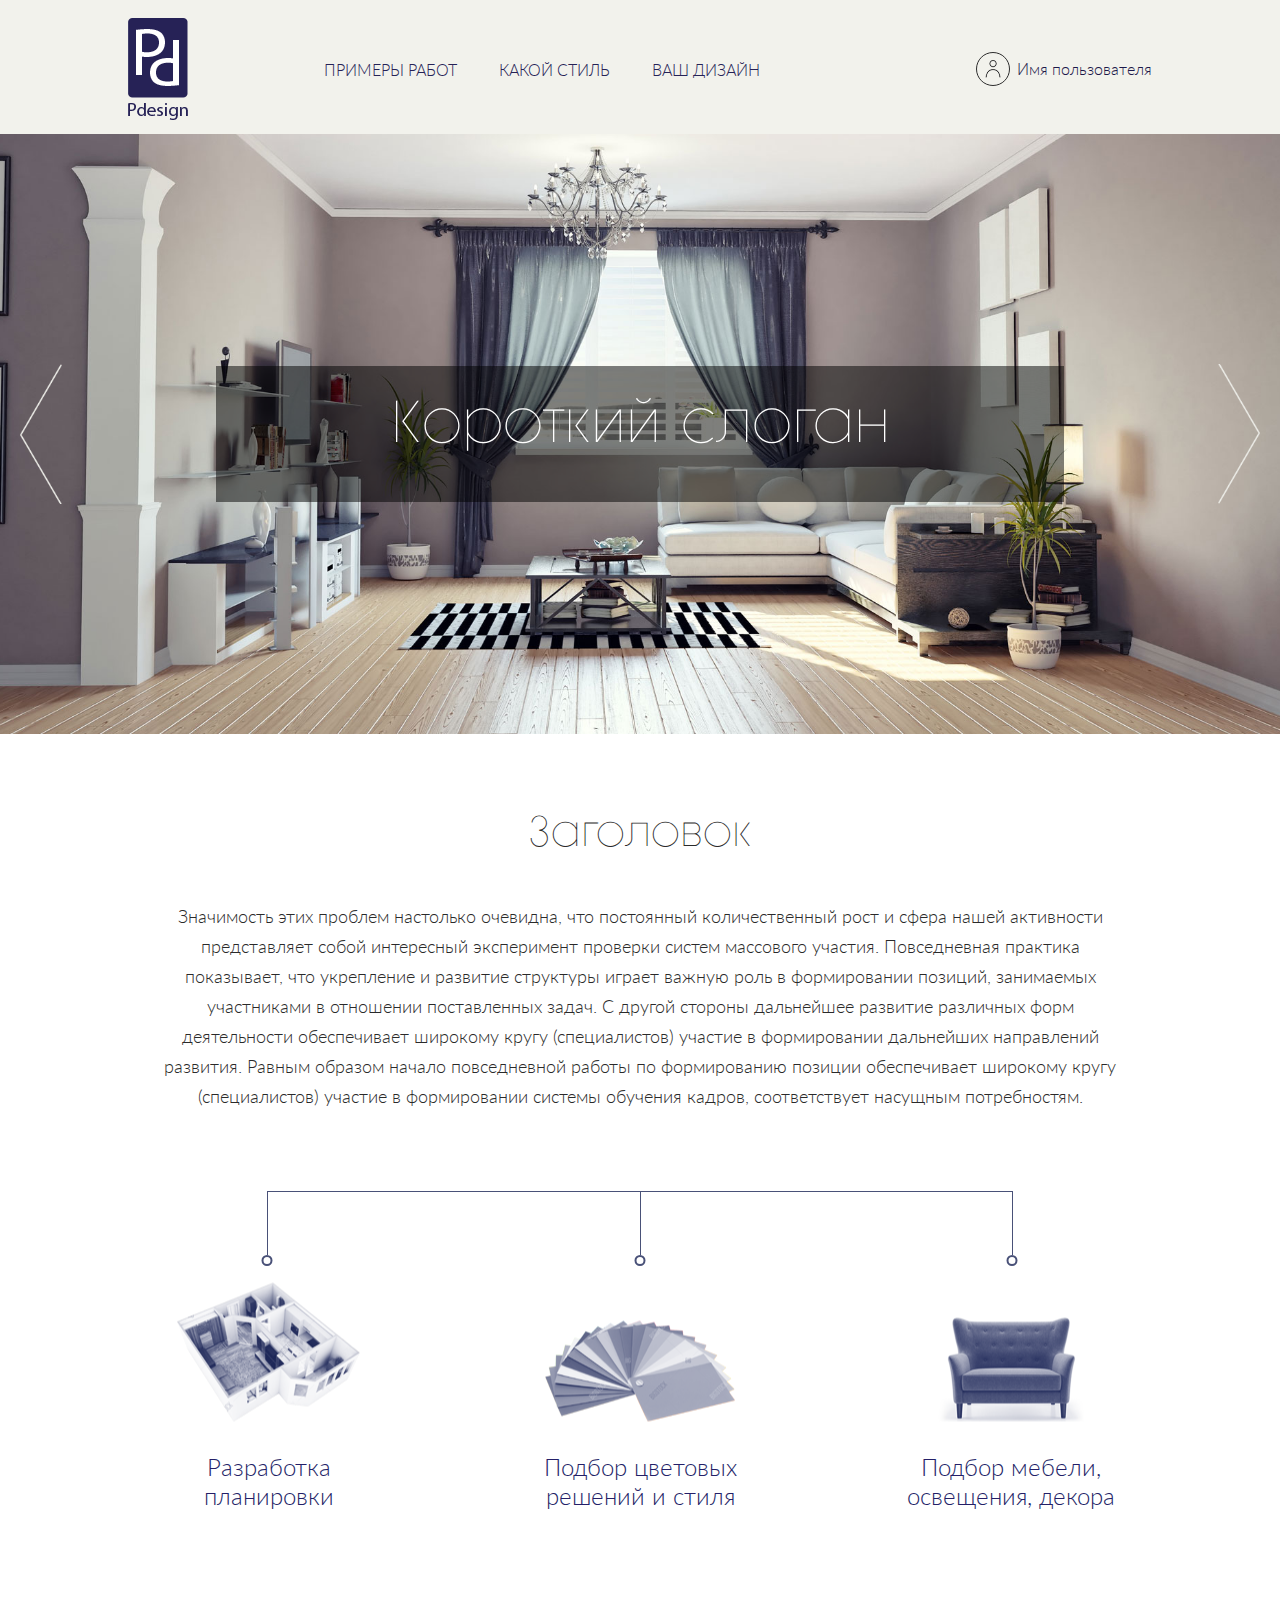
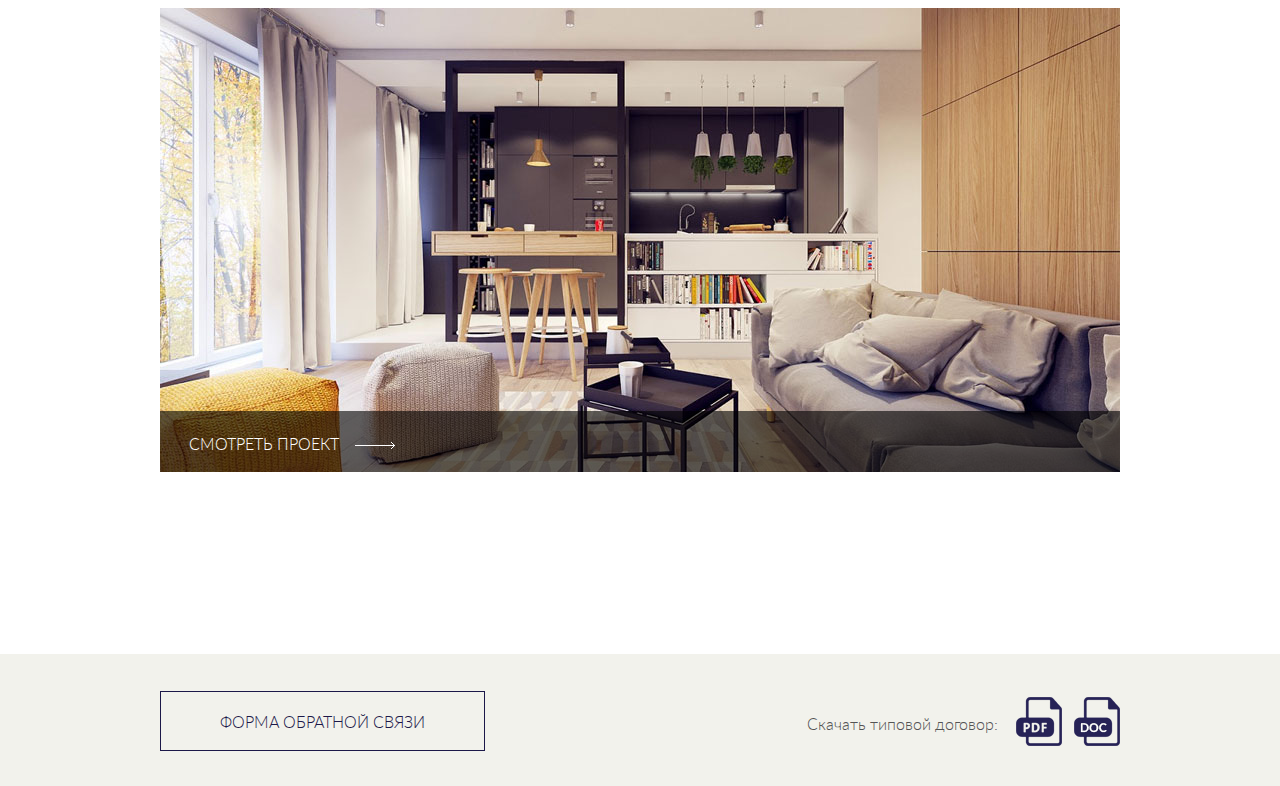
<file: index.html>
﻿<!DOCTYPE html>
<html>
<head>
	<meta http-equiv="Content-Type" content="text/html; charset=utf-8" />
	<meta name="viewport" content="width=device-width" />
	<meta name="format-detection" content="telephone=no">
	<title>pdesign | index</title>
	<link rel="stylesheet" href="css/bootstrap.min.css" media="all" />
	<link rel="stylesheet" href="css/all.css" media="all" />
</head>
<body>
	<!-- wrapper  start -->
	<div id="wrapper" class="index">
		<div class="w1">
			<!-- header  start -->
			<header id="header">
				<div class="section">
					<div class="row align-items-center">
						<div class="col-md-1 col-sm-2 col-2 order-md-1 order-2">
							<strong class="logo"><a href="#"></a></strong>
						</div>						<div class="nav-wrap col-lg-7 offset-lg-1 col-md-8 col-sm-5 col-5 order-md-2 order-3">
							<nav id="nav">
								<div class="menu-holder">
									<ul class="menu">
										<li><a href="#">примеры работ</a>
										<li><a href="#">какой стиль</a>
										<li><a href="#">ваш дизайн</a>
									</ul>
								</div>
								<a href="#" class="toogle-menu">
									<span class="t">&nbsp;</span>
									<span class="c">&nbsp;</span>
									<span class="b">&nbsp;</span>
								</a>
								<div class="nav-overlay">&nbsp;</div>
							</nav>
						</div>						<div class="col-md-3 col-sm-5 col-5 order-md-3 order-1">
							<a class="name-box" href="#">
								<div class="name-img"></div>
								<span class="name-text">Имя пользователя</span>
							</a>
						</div>
					</div>
				</div>
			</header>
			<!-- header  end -->
			<!-- main  start -->
			<div id="main">
				<div class="gallery">					<ul class="gallery-holder">						<li style="background-image:url(images/gallery-img01.jpg);">
							<div class="tagline-hold">
								<strong class="tagline">Короткий слоган</strong>
							</div>
						</li>						<li style="background-image:url(images/gallery-img02.jpg);">
							<div class="tagline-hold">
								<strong class="tagline">Короткий слоган2</strong>
							</div>
						</li>						<li style="background-image:url(images/gallery-img03.jpg);">
							<div class="tagline-hold">
								<strong class="tagline">Короткий слоган2</strong>
							</div>
						</li>					</ul>					<a href="#" class="link-prev">prev</a>					<a href="#" class="link-next">next</a>				</div>
				<div class="container">
					<div class="row">
						<div class="col">
							<h1>Заголовок</h1>
						</div>
					</div>
					<div class="row">
						<div class="col about-box">
							<p>Значимость этих проблем настолько очевидна, что постоянный количественный рост и сфера нашей активности представляет собой интересный эксперимент проверки систем массового участия. Повседневная практика показывает, что укрепление и развитие структуры играет важную роль в формировании позиций, занимаемых участниками в отношении поставленных задач. С другой стороны дальнейшее развитие различных форм деятельности обеспечивает широкому кругу (специалистов) участие в формировании дальнейших направлений развития. Равным образом начало повседневной работы по формированию позиции обеспечивает широкому кругу (специалистов) участие в формировании системы обучения кадров, соответствует насущным потребностям.</p>
						</div>
					</div>
					<div class="row">
						<div class="col">
							<ul class="line-list">
								<li></li>								<li></li>								<li></li>
							</ul>
						</div>
					</div>
					<div class="row justify-content-sm-between justify-content-center">
						<div class="category-box col-md-3 col-sm-4 col-6">
							<a href="#" class="category-link">
								<div class="category-img"><img src="images/category-img01.png" alt="image" /></div>
								<span class="category-text">Разработка 
								планировки</span>
							</a>
						</div>						<div class="category-box col-md-3 col-sm-4 col-6">
							<a href="#" class="category-link">
								<div class="category-img"><img src="images/category-img02.png" alt="image" /></div>
								<span class="category-text">Подбор цветовых 
								решений и стиля
								</span>
							</a>
						</div>						<div class="category-box col-md-3 col-sm-4 col-6">
							<a href="#" class="category-link">
								<div class="category-img"><img src="images/category-img03.png" alt="image" /></div>
								<span class="category-text">Подбор мебели, 
								освещения, декора</span>
							</a>
						</div>
					</div>
					<div class="row">
						<div class="col project-wrap">
							<div class="project-box">
								<img src="images/project01.jpg" alt="image" />
								<a href="#" class="project-link">
									<span class="project-text">смотреть проект</span>
								</a>
							</div>
						</div>
					</div>
				</div>
			</div>
			<!-- main  end -->
		</div>
	</div>
	<!-- wrapper  end -->
	<!-- footer  start -->
	<footer id="footer">
		<div class="container">
			<div class="row justify-content-between align-items-center">
				<div class="col-sm-5 col-12">
					<a class="form-link" href="#">Форма обратной связи</a>
				</div>
				<div class="col-sm-7 col-12 d-flex justify-content-sm-end justify-content-center align-items-end">
					<span class="doc-text">Скачать типовой договор:</span>
					<a href="#" class="doc-link"><img src="images/pdf.png" alt="image" /></a>
					<a href="#" class="doc-link"><img src="images/doc.png" alt="image" /></a>
				</div>
			</div>
		</div>
	</footer>
	<!-- footer  end -->
	
	<script src="https://code.jquery.com/jquery-3.2.1.slim.min.js" integrity="sha384-KJ3o2DKtIkvYIK3UENzmM7KCkRr/rE9/Qpg6aAZGJwFDMVNA/GpGFF93hXpG5KkN" crossorigin="anonymous"></script>
	<script src="https://cdnjs.cloudflare.com/ajax/libs/popper.js/1.12.9/umd/popper.min.js" integrity="sha384-ApNbgh9B+Y1QKtv3Rn7W3mgPxhU9K/ScQsAP7hUibX39j7fakFPskvXusvfa0b4Q" crossorigin="anonymous"></script>
	<script src="js/bootstrap.min.js"></script>
	<script src="js/jquery-2.0.3.min.js"></script>
	<script src="js/jquery.main.js"></script>
	
</body>
</html>
</file>
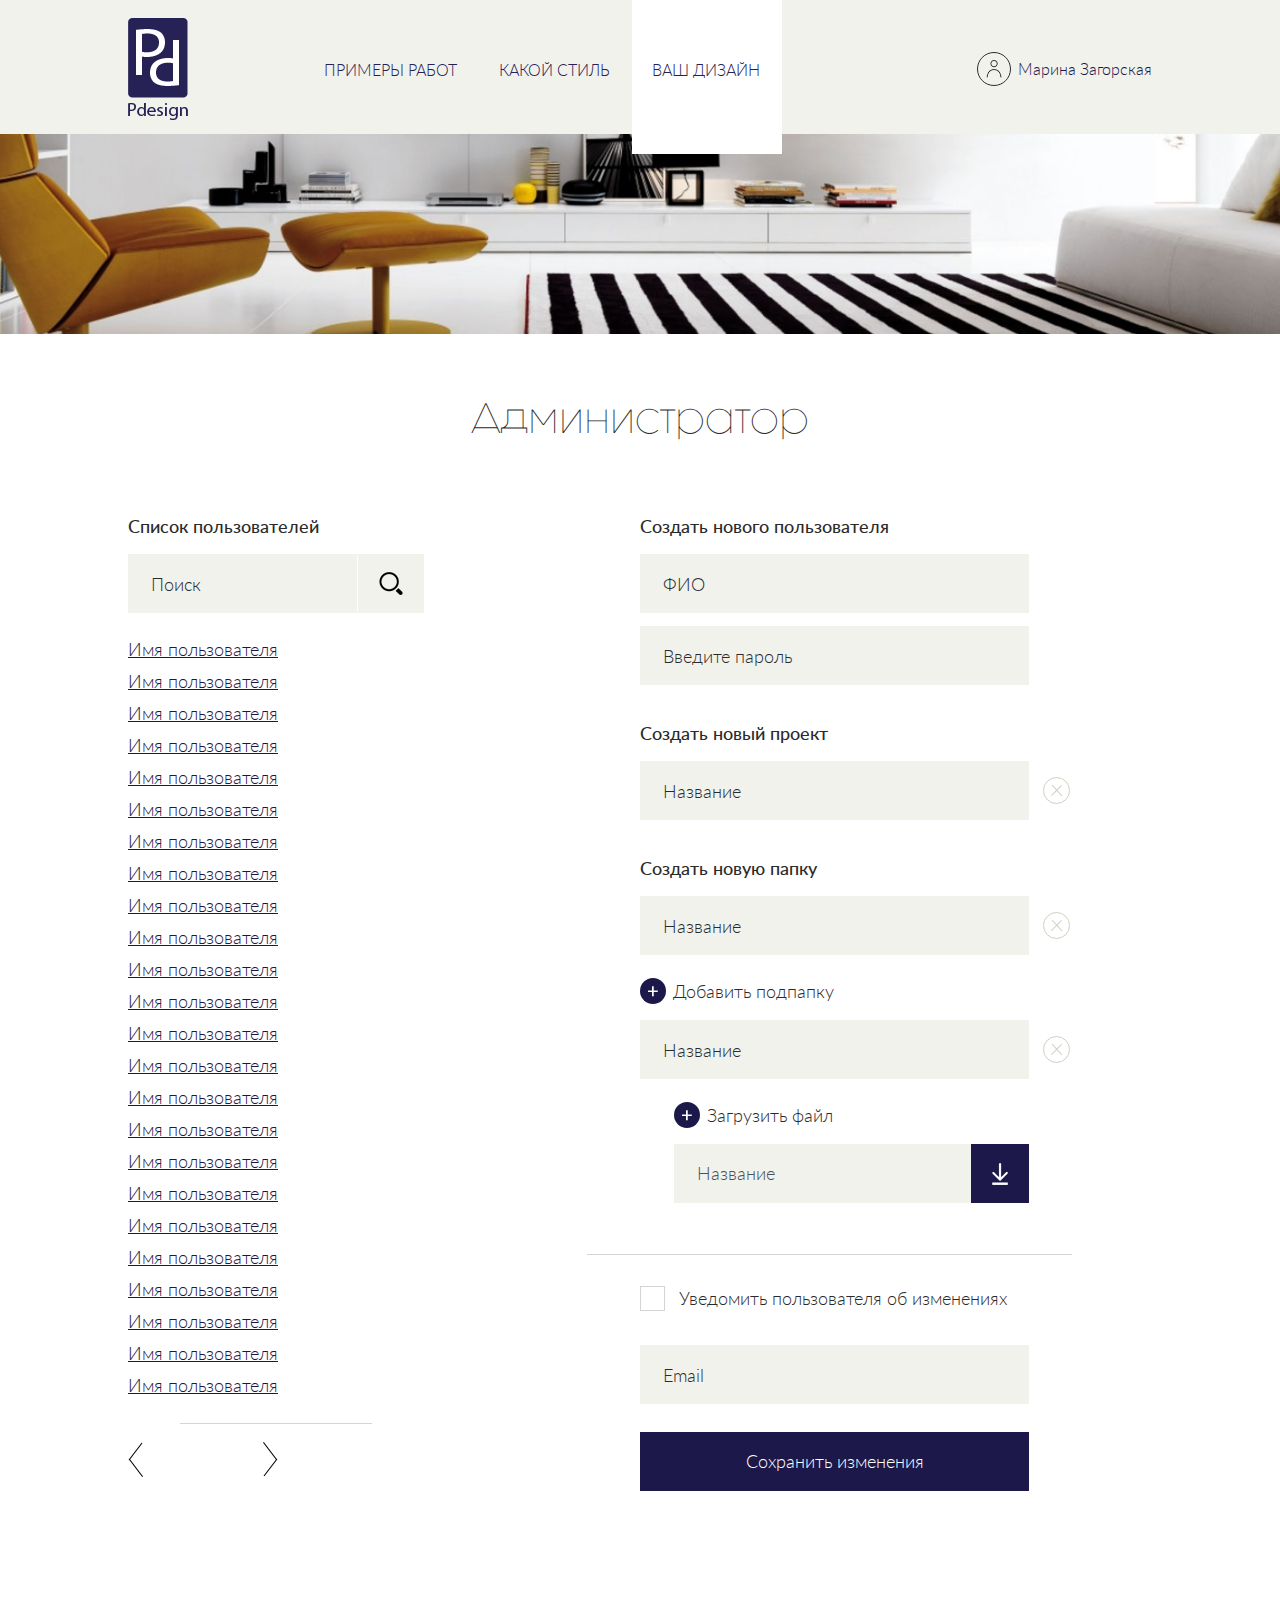
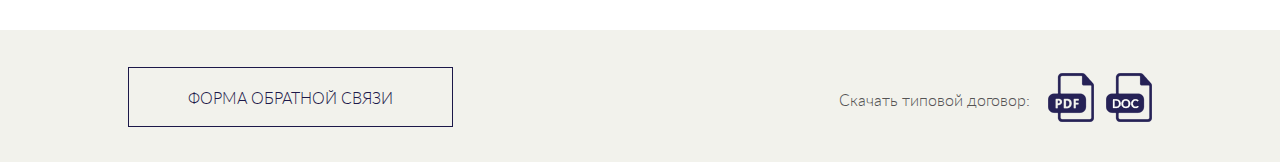
<file: admin.html>
﻿<!DOCTYPE html>
<html>
<head>
	<meta http-equiv="Content-Type" content="text/html; charset=utf-8" />
	<meta name="viewport" content="width=device-width" />
	<meta name="format-detection" content="telephone=no">
	<title>pdesign | admin</title>
	<link rel="stylesheet" href="css/bootstrap.min.css" media="all" />
	<link rel="stylesheet" href="css/all.css" media="all" />
</head>
<body>
	<!-- wrapper  start -->
	<div id="wrapper">
		<div class="w1">
			<!-- header  start -->
			<header id="header">
				<div class="section">
					<div class="row align-items-center">
						<div class="col-md-1 col-sm-2 col-2 order-md-1 order-2">
							<strong class="logo"><a href="#"></a></strong>
						</div>						<div class="nav-wrap col-lg-7 offset-lg-1 col-md-8 col-sm-5 col-5 order-md-2 order-3">
							<nav id="nav">
								<div class="menu-holder">
									<ul class="menu">
										<li><a href="#">примеры работ</a>
										<li><a href="#">какой стиль</a>
										<li class="active"><a href="#">ваш дизайн</a>
									</ul>
								</div>
								<a href="#" class="toogle-menu">
									<span class="t">&nbsp;</span>
									<span class="c">&nbsp;</span>
									<span class="b">&nbsp;</span>
								</a>
								<div class="nav-overlay">&nbsp;</div>
							</nav>
						</div>						<div class="col-md-3 col-sm-5 col-5 order-md-3 order-1">
							<a class="name-box" href="#">
								<div class="name-img"></div>
								<span class="name-text">Марина Загорская</span>
							</a>
						</div>
					</div>
				</div>
			</header>
			<!-- header  end -->
			<!-- main  start -->
			<div id="main">
				<div class="title-box" style="background-image:url(images/title-img02.jpg);">
					&nbsp;
				</div>
				<div class="section">
					<div class="row">
						<div class="col">
							<h2>Администратор</h2>
						</div>
					</div>
					<div class="admin-section row no-gutters">
						<div class="col-sm-6">
							<form action="#">
								<fieldset>
									<div class="search-box">
										<strong class="title-admin">Список пользователей</strong>
										<div class="admin-hold">
											<input type="text" placeholder="Поиск" />											<button class="btn-search" type="submit"></button>
										</div>
										<ul class="user-list">
											<li><a href="#">Имя пользователя</a></li>
											<li><a href="#">Имя пользователя</a></li>
											<li><a href="#">Имя пользователя</a></li>
											<li><a href="#">Имя пользователя</a></li>
											<li><a href="#">Имя пользователя</a></li>
											<li><a href="#">Имя пользователя</a></li>
											<li><a href="#">Имя пользователя</a></li>
											<li><a href="#">Имя пользователя</a></li>
											<li><a href="#">Имя пользователя</a></li>
											<li><a href="#">Имя пользователя</a></li>
											<li><a href="#">Имя пользователя</a></li>
											<li><a href="#">Имя пользователя</a></li>
											<li><a href="#">Имя пользователя</a></li>
											<li><a href="#">Имя пользователя</a></li>
											<li><a href="#">Имя пользователя</a></li>
											<li><a href="#">Имя пользователя</a></li>
											<li><a href="#">Имя пользователя</a></li>
											<li><a href="#">Имя пользователя</a></li>
											<li><a href="#">Имя пользователя</a></li>
											<li><a href="#">Имя пользователя</a></li>
											<li><a href="#">Имя пользователя</a></li>
											<li><a href="#">Имя пользователя</a></li>
											<li><a href="#">Имя пользователя</a></li>
											<li><a href="#">Имя пользователя</a></li>
										</ul>
										<div class="arrow-user">
											<a class="prev" href="#"></a>
											<a class="next" href="#"></a>
										</div>									</div>
								</fieldset>
							</form>
						</div>						<div class="col-sm-6">
							<form action="#">
								<fieldset>
									<div class="admin-box up">
										<div class="admin-wrap">
											<strong class="title-admin">Создать нового пользователя</strong>
											<div class="admin-hold">
												<input type="text" placeholder="ФИО" />
											</div>
											<div class="admin-hold">
												<input type="password" placeholder="Введите пароль" />
											</div>
										</div>
										<div class="admin-wrap">
											<strong class="title-admin">Создать новый проект</strong>
											<div class="admin-hold close-admin">
												<input type="text" placeholder="Название" />
											</div>
										</div>
										<div class="admin-wrap">
											<strong class="title-admin">Создать новую папку</strong>
											<div class="admin-hold close-admin">
												<input type="text" placeholder="Название" />
											</div>
											<a href="#" class="admin-link">Добавить подпапку</a>
											<div class="admin-hold close-admin">
												<input type="text" placeholder="Название" />
											</div>
											<div class="admin-file">
												<a href="#" class="admin-link">Загрузить файл</a>
												<div class="admin-hold">
													<div class="custom-file">
													  <input type="file" class="custom-file-input" id="customFile">
													  <label class="custom-file-label" for="customFile">Название</label>
													</div>
												</div>
											</div>
										</div>
									</div>
									<div class="admin-box down">
										<div class="checkbox-box">
											<input id="check" type="checkbox" />
											<label for="check">Уведомить пользователя об изменениях</label>
										</div>
										<div class="admin-wrap">
											<div class="admin-hold">
												<input type="email" placeholder="Email" />
											</div>
										</div>
										<div class="admin-hold">
											<button class="btn" type="submit">Сохранить изменения</button>
										</div>
									</div>
								</fieldset>
							</form>
						</div>
					</div>
				</div>
			</div>
			<!-- main  end -->
		</div>
	</div>
	<!-- wrapper  end -->
	<!-- footer  start -->
	<footer id="footer">
		<div class="section">
			<div class="row justify-content-between align-items-center">
				<div class="col-sm-5 col-12">
					<a class="form-link" href="#">Форма обратной связи</a>
				</div>
				<div class="col-sm-7 col-12 d-flex justify-content-sm-end justify-content-center align-items-end">
					<span class="doc-text">Скачать типовой договор:</span>
					<a href="#" class="doc-link"><img src="images/pdf.png" alt="image" /></a>
					<a href="#" class="doc-link"><img src="images/doc.png" alt="image" /></a>
				</div>
			</div>
		</div>
	</footer>
	<!-- footer  end -->
	
	<script src="https://code.jquery.com/jquery-3.2.1.slim.min.js" integrity="sha384-KJ3o2DKtIkvYIK3UENzmM7KCkRr/rE9/Qpg6aAZGJwFDMVNA/GpGFF93hXpG5KkN" crossorigin="anonymous"></script>
	<script src="https://cdnjs.cloudflare.com/ajax/libs/popper.js/1.12.9/umd/popper.min.js" integrity="sha384-ApNbgh9B+Y1QKtv3Rn7W3mgPxhU9K/ScQsAP7hUibX39j7fakFPskvXusvfa0b4Q" crossorigin="anonymous"></script>
	<script src="js/bootstrap.min.js"></script>
	<script src="js/jquery-2.0.3.min.js"></script>
	<script src="js/jquery.main.js"></script>
	
</body>
</html>
</file>
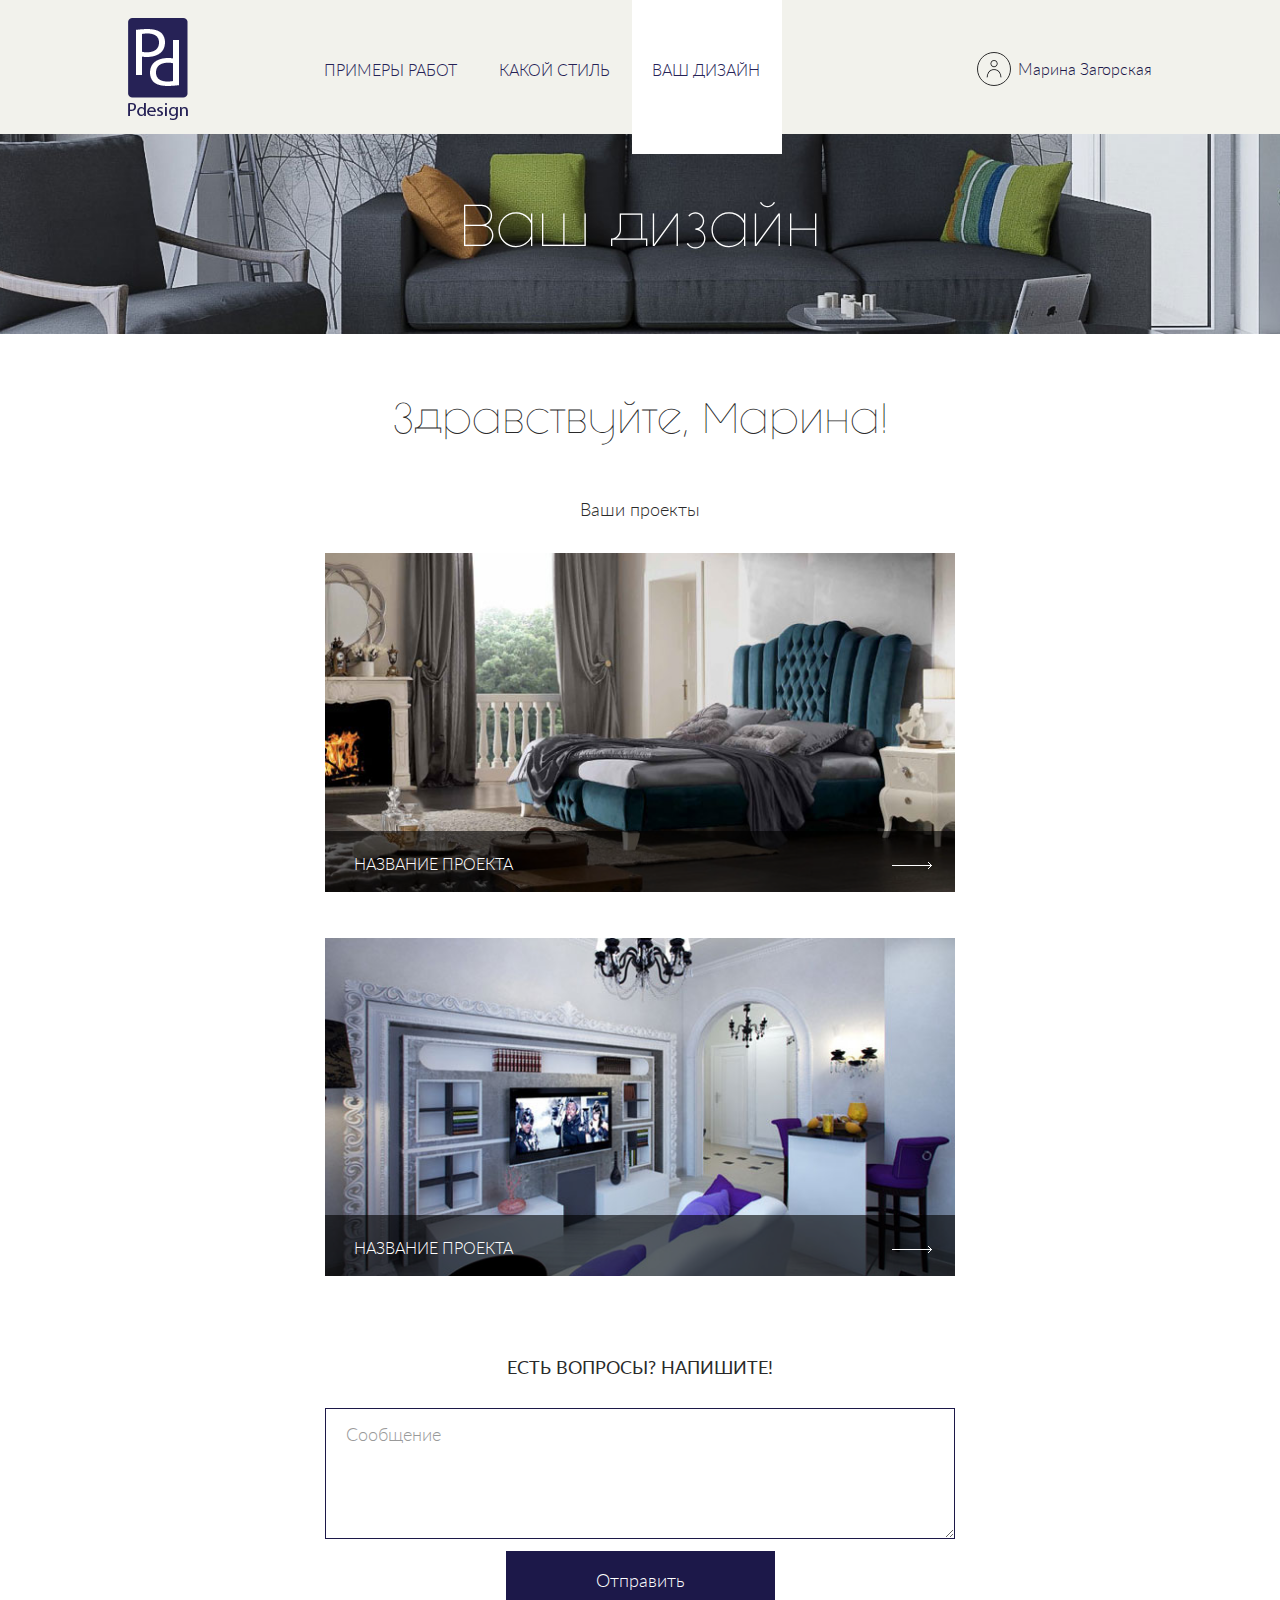
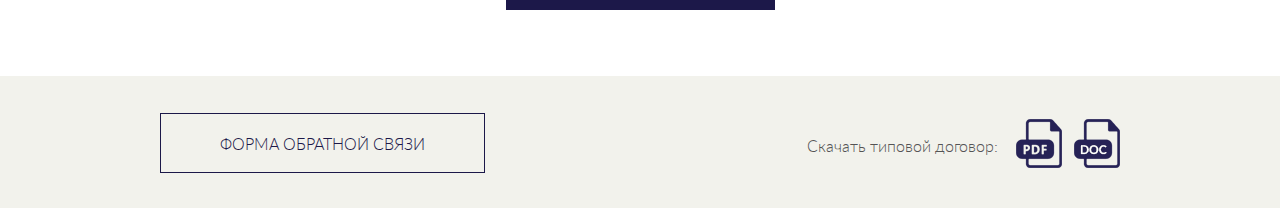
<file: design-log.html>
﻿<!DOCTYPE html>
<html>
<head>
	<meta http-equiv="Content-Type" content="text/html; charset=utf-8" />
	<meta name="viewport" content="width=device-width" />
	<meta name="format-detection" content="telephone=no">
	<title>pdesign | design</title>
	<link rel="stylesheet" href="css/bootstrap.min.css" media="all" />
	<link rel="stylesheet" href="css/all.css" media="all" />
</head>
<body>
	<!-- wrapper  start -->
	<div id="wrapper">
		<div class="w1">
			<!-- header  start -->
			<header id="header">
				<div class="section">
					<div class="row align-items-center">
						<div class="col-md-1 col-sm-2 col-2 order-md-1 order-2">
							<strong class="logo"><a href="#"></a></strong>
						</div>						<div class="nav-wrap col-lg-7 offset-lg-1 col-md-8 col-sm-5 col-5 order-md-2 order-3">
							<nav id="nav">
								<div class="menu-holder">
									<ul class="menu">
										<li><a href="#">примеры работ</a>
										<li><a href="#">какой стиль</a>
										<li class="active"><a href="#">ваш дизайн</a>
									</ul>
								</div>
								<a href="#" class="toogle-menu">
									<span class="t">&nbsp;</span>
									<span class="c">&nbsp;</span>
									<span class="b">&nbsp;</span>
								</a>
								<div class="nav-overlay">&nbsp;</div>
							</nav>
						</div>						<div class="col-md-3 col-sm-5 col-5 order-md-3 order-1">
							<a class="name-box" href="#">
								<div class="name-img"></div>
								<span class="name-text">Марина Загорская</span>
							</a>
						</div>
					</div>
				</div>
			</header>
			<!-- header  end -->
			<!-- main  start -->
			<div id="main">
				<div class="title-box" style="background-image:url(images/title-img01.jpg);">
					<h1>Ваш дизайн</h1>
				</div>
				<div class="container">
					<div class="row">
						<div class="col">
							<h2>Здравствуйте, Марина!</h2>
						</div>
					</div>
					<div class="row">
						<div class="col">
							<span class="title-project">Ваши проекты</span>
						</div>
					</div>
					<div class="row justify-content-center">
						<div class="col-md-8 col-sm-10">
							<div class="project-box design">
								<img src="images/project02.jpg" alt="image" />
								<a href="#" class="project-link">
									<span class="project-text">название проекта</span>
								</a>
							</div>
						</div>						<div class="col-md-8 col-sm-10">
							<div class="project-box design">
								<img src="images/project03.jpg" alt="image" />
								<a href="#" class="project-link">
									<span class="project-text">название проекта</span>
								</a>
							</div>
						</div>
					</div>
					<div class="form-wrap has row justify-content-center">
						<div class="form-box col-md-8 col-sm-10">
							<span class="title-form">Есть вопросы? Напишите!</span>
							<form action="#">								<fieldset>									<textarea placeholder="Сообщение"></textarea>									<div class="btn-hold">
										<button class="btn" type="submit">Отправить</button>
									</div>								</fieldset>							</form>
						</div>
					</div>
				</div>
			</div>
			<!-- main  end -->
		</div>
	</div>
	<!-- wrapper  end -->
	<!-- footer  start -->
	<footer id="footer">
		<div class="container">
			<div class="row justify-content-between align-items-center">
				<div class="col-sm-5 col-12">
					<a class="form-link" href="#">Форма обратной связи</a>
				</div>
				<div class="col-sm-7 col-12 d-flex justify-content-sm-end justify-content-center align-items-end">
					<span class="doc-text">Скачать типовой договор:</span>
					<a href="#" class="doc-link"><img src="images/pdf.png" alt="image" /></a>
					<a href="#" class="doc-link"><img src="images/doc.png" alt="image" /></a>
				</div>
			</div>
		</div>
	</footer>
	<!-- footer  end -->
	
	<script src="https://code.jquery.com/jquery-3.2.1.slim.min.js" integrity="sha384-KJ3o2DKtIkvYIK3UENzmM7KCkRr/rE9/Qpg6aAZGJwFDMVNA/GpGFF93hXpG5KkN" crossorigin="anonymous"></script>
	<script src="https://cdnjs.cloudflare.com/ajax/libs/popper.js/1.12.9/umd/popper.min.js" integrity="sha384-ApNbgh9B+Y1QKtv3Rn7W3mgPxhU9K/ScQsAP7hUibX39j7fakFPskvXusvfa0b4Q" crossorigin="anonymous"></script>
	<script src="js/bootstrap.min.js"></script>
	<script src="js/jquery-2.0.3.min.js"></script>
	<script src="js/jquery.main.js"></script>
	
</body>
</html>
</file>
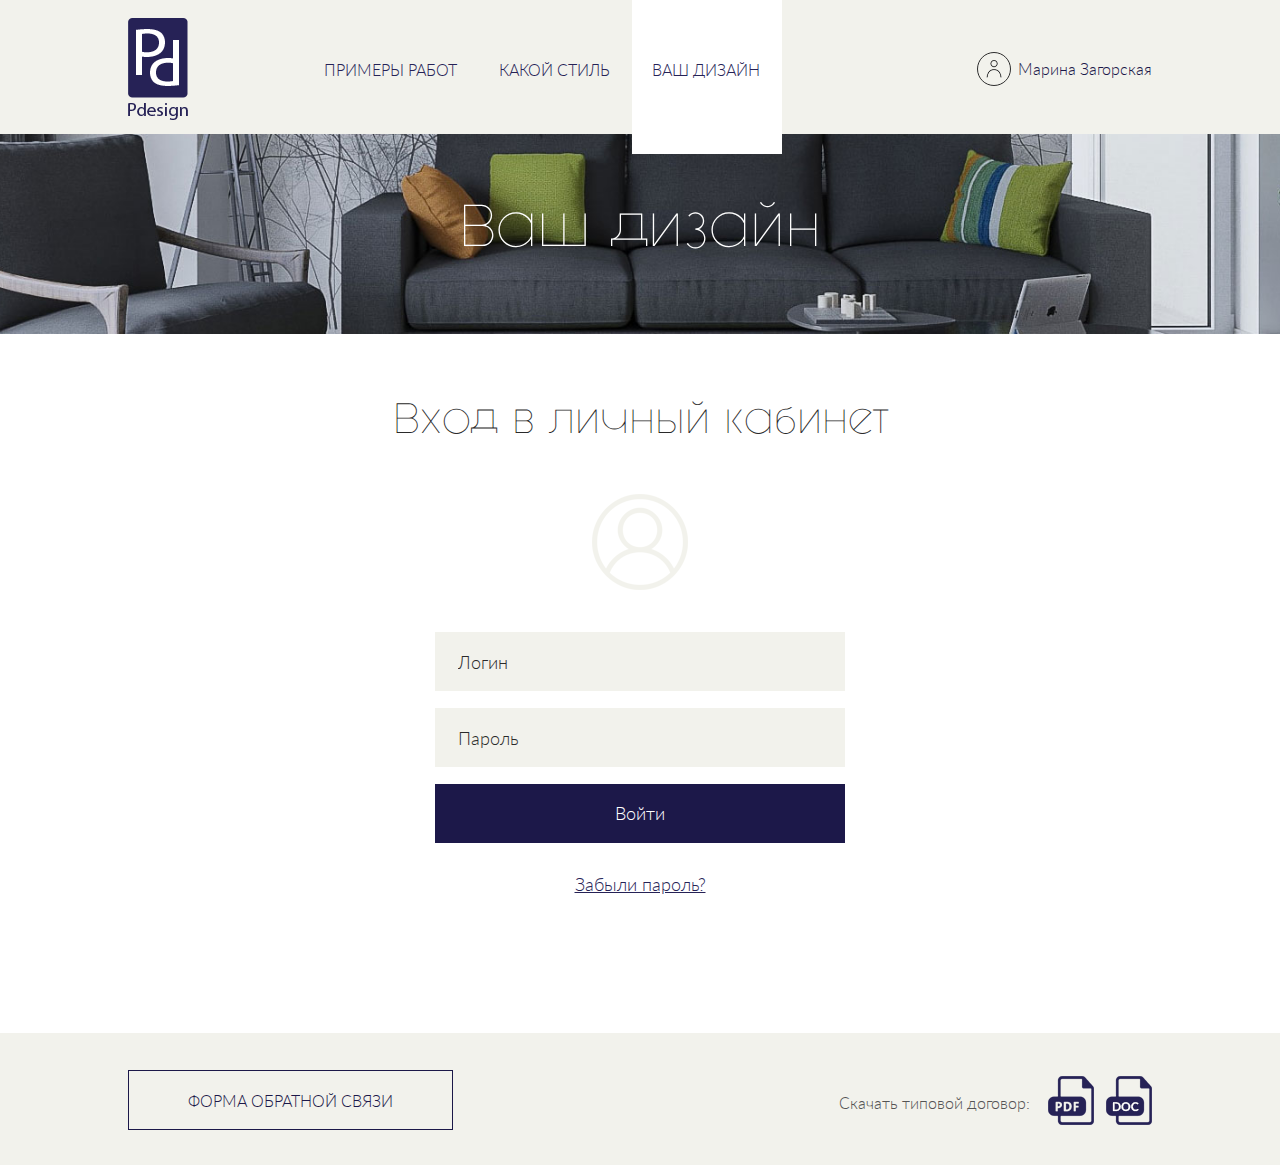
<file: design-project-entry.html>
﻿<!DOCTYPE html>
<html>
<head>
	<meta http-equiv="Content-Type" content="text/html; charset=utf-8" />
	<meta name="viewport" content="width=device-width" />
	<meta name="format-detection" content="telephone=no">
	<title>pdesign | design</title>
	<link rel="stylesheet" href="css/bootstrap.min.css" media="all" />
	<link rel="stylesheet" href="css/all.css" media="all" />
</head>
<body>
	<!-- wrapper  start -->
	<div id="wrapper">
		<div class="w1">
			<!-- header  start -->
			<header id="header">
				<div class="section">
					<div class="row align-items-center">
						<div class="col-md-1 col-sm-2 col-2 order-md-1 order-2">
							<strong class="logo"><a href="#"></a></strong>
						</div>						<div class="nav-wrap col-lg-7 offset-lg-1 col-md-8 col-sm-5 col-5 order-md-2 order-3">
							<nav id="nav">
								<div class="menu-holder">
									<ul class="menu">
										<li><a href="#">примеры работ</a>
										<li><a href="#">какой стиль</a>
										<li class="active"><a href="#">ваш дизайн</a>
									</ul>
								</div>
								<a href="#" class="toogle-menu">
									<span class="t">&nbsp;</span>
									<span class="c">&nbsp;</span>
									<span class="b">&nbsp;</span>
								</a>
								<div class="nav-overlay">&nbsp;</div>
							</nav>
						</div>						<div class="col-md-3 col-sm-5 col-5 order-md-3 order-1">
							<a class="name-box" href="#">
								<div class="name-img"></div>
								<span class="name-text">Марина Загорская</span>
							</a>
						</div>
					</div>
				</div>
			</header>
			<!-- header  end -->
			<!-- main  start -->
			<div id="main">
				<div class="title-box" style="background-image:url(images/title-img01.jpg);">
					<h1>Ваш дизайн</h1>
				</div>
				<div class="section">
					<div class="row">
						<div class="col">
							<h2>Вход в личный кабинет</h2>
						</div>
					</div>
					<div class="row">
						<div class="entry-info col">
							<div class="entry-img"><img src="images/user.png" alt="image" /></div>
						</div>
					</div>
					<div class="row justify-content-center">
						<div class="form-entry col-lg-5 col-md-6 col-sm-8">
							<form action="#">								<fieldset>									<div class="inp-hold">
										<input type="text" placeholder="Логин" />
									</div>
									<div class="inp-hold">
										<input type="password" placeholder="Пароль" />
									</div>									<button class="btn" type="submit">Войти</button>								</fieldset>							</form>
							<a href="#" class="link">Забыли пароль?</a>
						</div>
					</div>
				</div>
			</div>
			<!-- main  end -->
		</div>
	</div>
	<!-- wrapper  end -->
	<!-- footer  start -->
	<footer id="footer">
		<div class="section">
			<div class="row justify-content-between align-items-center">
				<div class="col-sm-5 col-12">
					<a class="form-link" href="#">Форма обратной связи</a>
				</div>
				<div class="col-sm-7 col-12 d-flex justify-content-sm-end justify-content-center align-items-end">
					<span class="doc-text">Скачать типовой договор:</span>
					<a href="#" class="doc-link"><img src="images/pdf.png" alt="image" /></a>
					<a href="#" class="doc-link"><img src="images/doc.png" alt="image" /></a>
				</div>
			</div>
		</div>
	</footer>
	<!-- footer  end -->
	
	<script src="https://code.jquery.com/jquery-3.2.1.slim.min.js" integrity="sha384-KJ3o2DKtIkvYIK3UENzmM7KCkRr/rE9/Qpg6aAZGJwFDMVNA/GpGFF93hXpG5KkN" crossorigin="anonymous"></script>
	<script src="https://cdnjs.cloudflare.com/ajax/libs/popper.js/1.12.9/umd/popper.min.js" integrity="sha384-ApNbgh9B+Y1QKtv3Rn7W3mgPxhU9K/ScQsAP7hUibX39j7fakFPskvXusvfa0b4Q" crossorigin="anonymous"></script>
	<script src="js/bootstrap.min.js"></script>
	<script src="js/jquery-2.0.3.min.js"></script>
	<script src="js/jquery.main.js"></script>
	
</body>
</html>
</file>
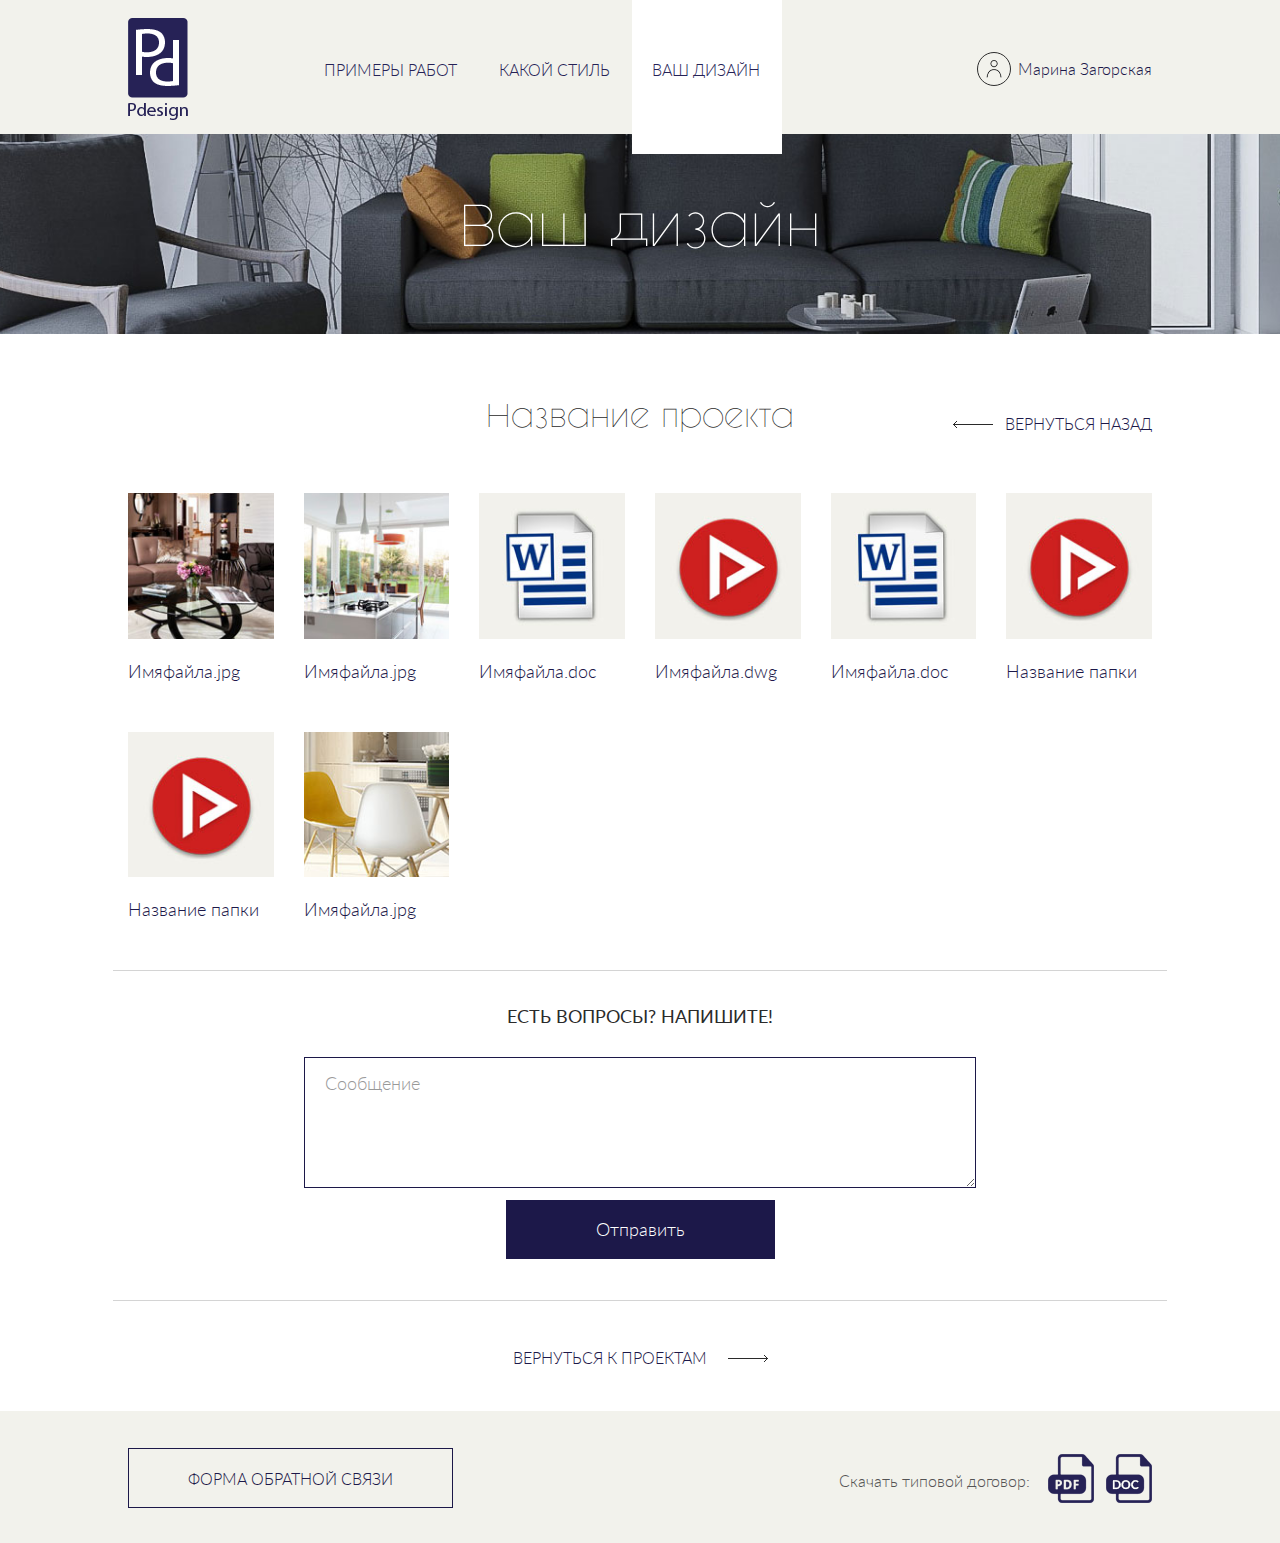
<file: design-project-folder.html>
﻿<!DOCTYPE html>
<html>
<head>
	<meta http-equiv="Content-Type" content="text/html; charset=utf-8" />
	<meta name="viewport" content="width=device-width" />
	<meta name="format-detection" content="telephone=no">
	<title>pdesign | design</title>
	<link rel="stylesheet" href="css/bootstrap.min.css" media="all" />
	<link rel="stylesheet" href="css/all.css" media="all" />
</head>
<body>
	<!-- wrapper  start -->
	<div id="wrapper">
		<div class="w1">
			<!-- header  start -->
			<header id="header">
				<div class="section">
					<div class="row align-items-center">
						<div class="col-md-1 col-sm-2 col-2 order-md-1 order-2">
							<strong class="logo"><a href="#"></a></strong>
						</div>						<div class="nav-wrap col-lg-7 offset-lg-1 col-md-8 col-sm-5 col-5 order-md-2 order-3">
							<nav id="nav">
								<div class="menu-holder">
									<ul class="menu">
										<li><a href="#">примеры работ</a>
										<li><a href="#">какой стиль</a>
										<li class="active"><a href="#">ваш дизайн</a>
									</ul>
								</div>
								<a href="#" class="toogle-menu">
									<span class="t">&nbsp;</span>
									<span class="c">&nbsp;</span>
									<span class="b">&nbsp;</span>
								</a>
								<div class="nav-overlay">&nbsp;</div>
							</nav>
						</div>						<div class="col-md-3 col-sm-5 col-5 order-md-3 order-1">
							<a class="name-box" href="#">
								<div class="name-img"></div>
								<span class="name-text">Марина Загорская</span>
							</a>
						</div>
					</div>
				</div>
			</header>
			<!-- header  end -->
			<!-- main  start -->
			<div id="main">
				<div class="title-box" style="background-image:url(images/title-img01.jpg);">
					<h1>Ваш дизайн</h1>
				</div>
				<div class="section">
					<div class="row">
						<div class="small-title col">
							<h2>Название проекта</h2>
							<a class="return-link" href="#">вернуться назад</a>
						</div>
					</div>
					<div class="row justify-content-start">
						<div class="col-md-2 col-sm-3 col-4">
							<a class="folder-link" href="#">
								<div class="folder-img"><img src="images/folder01.jpg" alt="image" /></div>
								<span class="title-folder">Имяфайла.jpg</span>
							</a>
						</div>						<div class="col-md-2 col-sm-3 col-4">
							<a class="folder-link" href="#">
								<div class="folder-img"><img src="images/folder02.jpg" alt="image" /></div>
								<span class="title-folder">Имяфайла.jpg</span>
							</a>
						</div>
						<div class="col-md-2 col-sm-3 col-4">
							<a class="folder-link" href="#">
								<div class="folder-img"><img src="images/folder08.jpg" alt="image" /></div>
								<span class="title-folder">Имяфайла.doc</span>
							</a>
						</div>
						<div class="col-md-2 col-sm-3 col-4">
							<a class="folder-link" href="#">
								<div class="folder-img"><img src="images/folder09.jpg" alt="image" /></div>
								<span class="title-folder">Имяфайла.dwg</span>
							</a>
						</div>
						<div class="col-md-2 col-sm-3 col-4">
							<a class="folder-link" href="#">
								<div class="folder-img"><img src="images/folder08.jpg" alt="image" /></div>
								<span class="title-folder">Имяфайла.doc</span>
							</a>
						</div>
						<div class="col-md-2 col-sm-3 col-4">
							<a class="folder-link" href="#">
								<div class="folder-img"><img src="images/folder09.jpg" alt="image" /></div>
								<span class="title-folder">Название папки</span>
							</a>
						</div>
						<div class="col-md-2 col-sm-3 col-4">
							<a class="folder-link" href="#">
								<div class="folder-img"><img src="images/folder09.jpg" alt="image" /></div>
								<span class="title-folder">Название папки</span>
							</a>
						</div>
						<div class="col-md-2 col-sm-3 col-4">
							<a class="folder-link" href="#">
								<div class="folder-img"><img src="images/folder07.jpg" alt="image" /></div>
								<span class="title-folder">Имяфайла.jpg</span>
							</a>
						</div>
					</div>
					<div class="form-wrap row justify-content-center">
						<div class="form-box col-md-8 col-sm-10">
							<span class="title-form">Есть вопросы? Напишите!</span>
							<form action="#">
								<fieldset>
									<textarea placeholder="Сообщение"></textarea>
									<div class="btn-hold">
										<button class="btn" type="submit">Отправить</button>
									</div>
								</fieldset>
							</form>
						</div>
					</div>
					<div class="row">
						<div class="return col">
							<a class="return-link" href="#">Вернуться к проектам</a>
						</div>
					</div>
				</div>
			</div>
			<!-- main  end -->
		</div>
	</div>
	<!-- wrapper  end -->
	<!-- footer  start -->
	<footer id="footer">
		<div class="section">
			<div class="row justify-content-between align-items-center">
				<div class="col-sm-5 col-12">
					<a class="form-link" href="#">Форма обратной связи</a>
				</div>
				<div class="col-sm-7 col-12 d-flex justify-content-sm-end justify-content-center align-items-end">
					<span class="doc-text">Скачать типовой договор:</span>
					<a href="#" class="doc-link"><img src="images/pdf.png" alt="image" /></a>
					<a href="#" class="doc-link"><img src="images/doc.png" alt="image" /></a>
				</div>
			</div>
		</div>
	</footer>
	<!-- footer  end -->
	
	<script src="https://code.jquery.com/jquery-3.2.1.slim.min.js" integrity="sha384-KJ3o2DKtIkvYIK3UENzmM7KCkRr/rE9/Qpg6aAZGJwFDMVNA/GpGFF93hXpG5KkN" crossorigin="anonymous"></script>
	<script src="https://cdnjs.cloudflare.com/ajax/libs/popper.js/1.12.9/umd/popper.min.js" integrity="sha384-ApNbgh9B+Y1QKtv3Rn7W3mgPxhU9K/ScQsAP7hUibX39j7fakFPskvXusvfa0b4Q" crossorigin="anonymous"></script>
	<script src="js/bootstrap.min.js"></script>
	<script src="js/jquery-2.0.3.min.js"></script>
	<script src="js/jquery.main.js"></script>
	
</body>
</html>
</file>
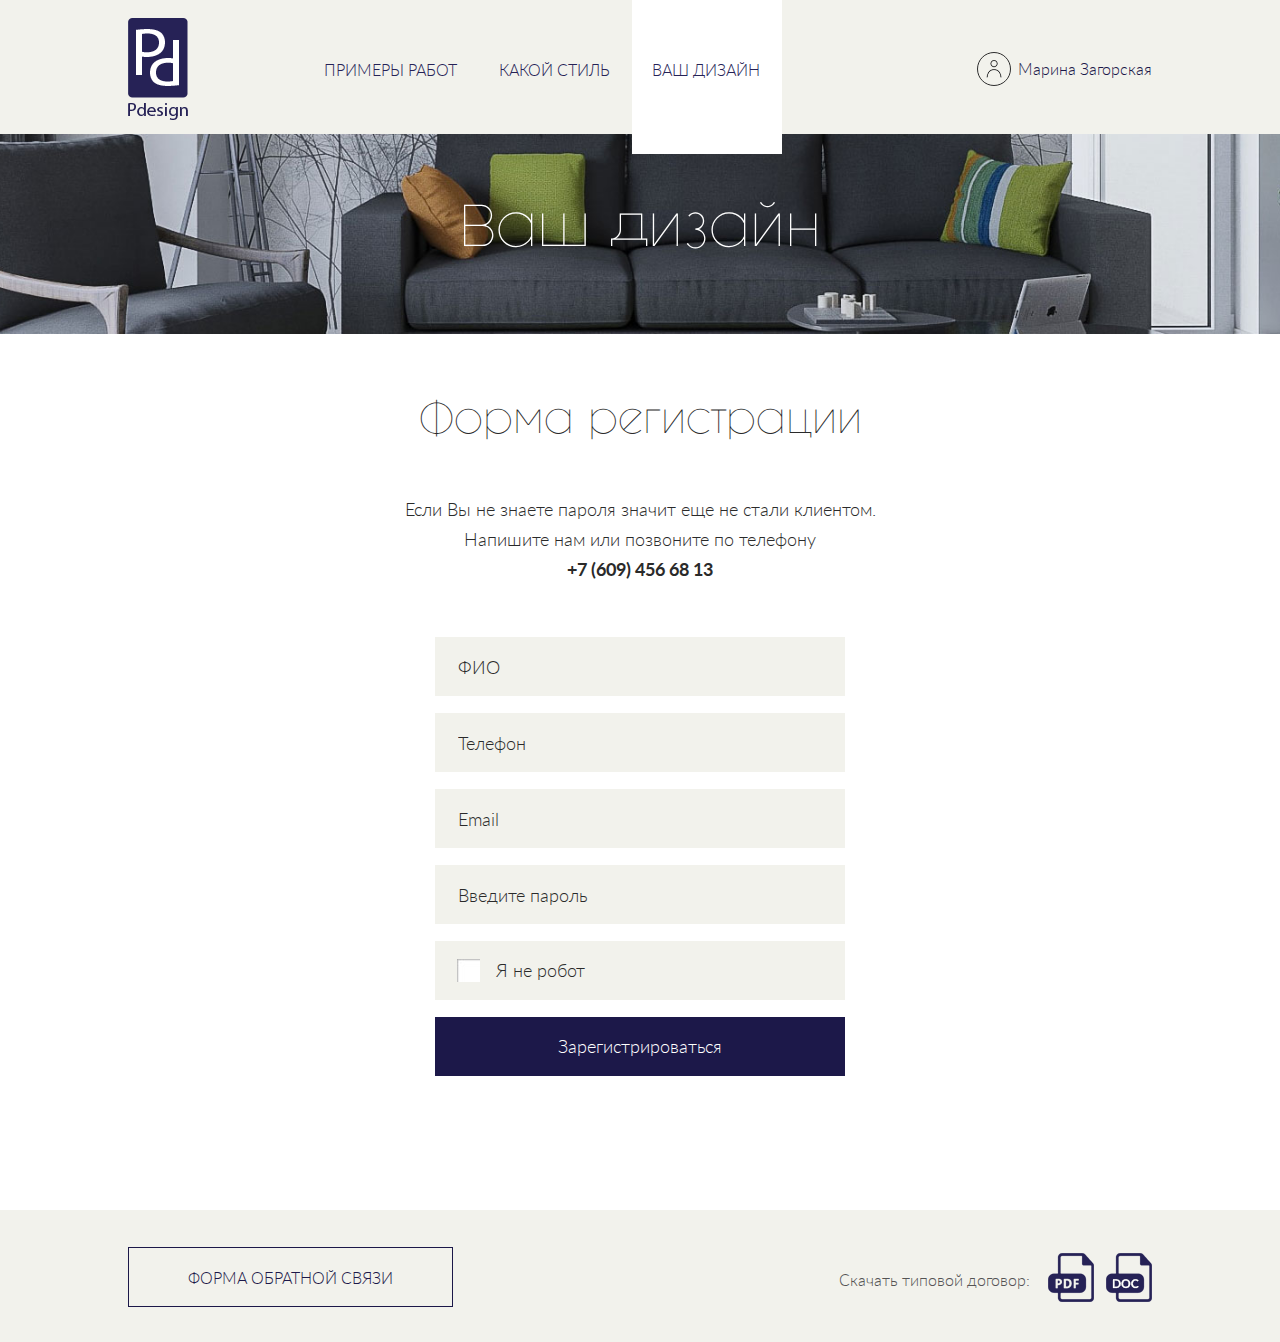
<file: design-project-login.html>
﻿<!DOCTYPE html>
<html>
<head>
	<meta http-equiv="Content-Type" content="text/html; charset=utf-8" />
	<meta name="viewport" content="width=device-width" />
	<meta name="format-detection" content="telephone=no">
	<title>pdesign | design</title>
	<link rel="stylesheet" href="css/bootstrap.min.css" media="all" />
	<link rel="stylesheet" href="css/all.css" media="all" />
</head>
<body>
	<!-- wrapper  start -->
	<div id="wrapper">
		<div class="w1">
			<!-- header  start -->
			<header id="header">
				<div class="section">
					<div class="row align-items-center">
						<div class="col-md-1 col-sm-2 col-2 order-md-1 order-2">
							<strong class="logo"><a href="#"></a></strong>
						</div>						<div class="nav-wrap col-lg-7 offset-lg-1 col-md-8 col-sm-5 col-5 order-md-2 order-3">
							<nav id="nav">
								<div class="menu-holder">
									<ul class="menu">
										<li><a href="#">примеры работ</a>
										<li><a href="#">какой стиль</a>
										<li class="active"><a href="#">ваш дизайн</a>
									</ul>
								</div>
								<a href="#" class="toogle-menu">
									<span class="t">&nbsp;</span>
									<span class="c">&nbsp;</span>
									<span class="b">&nbsp;</span>
								</a>
								<div class="nav-overlay">&nbsp;</div>
							</nav>
						</div>						<div class="col-md-3 col-sm-5 col-5 order-md-3 order-1">
							<a class="name-box" href="#">
								<div class="name-img"></div>
								<span class="name-text">Марина Загорская</span>
							</a>
						</div>
					</div>
				</div>
			</header>
			<!-- header  end -->
			<!-- main  start -->
			<div id="main">
				<div class="title-box" style="background-image:url(images/title-img01.jpg);">
					<h1>Ваш дизайн</h1>
				</div>
				<div class="section">
					<div class="row">
						<div class="col">
							<h2>Форма регистрации</h2>
						</div>
					</div>
					<div class="row">
						<div class="entry-info col">
							<span>Если Вы не знаете пароля значит еще не стали клиентом. </span>
							<span>Напишите нам или позвоните по телефону</span>
							<a class="tel" href="tel:76094566813">+7 (609) 456 68 13</a>
						</div>
					</div>
					<div class="row justify-content-center">
						<div class="form-entry col-lg-5 col-md-6 col-sm-8">
							<form action="#">								<fieldset>									<div class="inp-hold">
										<input type="text" placeholder="ФИО" />
									</div>
									<div class="inp-hold">
										<input type="tel" placeholder="Телефон" />
									</div>
									<div class="inp-hold">
										<input type="email" placeholder="Email" />
									</div>
									<div class="inp-hold">
										<input type="password" placeholder="Введите пароль" />
									</div>
									<div class="checkbox-box">
										<input id="check" type="checkbox" />
										<label for="check">Я не робот</label>
									</div>									<button class="btn" type="submit">Зарегистрироваться</button>								</fieldset>							</form>
						</div>
					</div>
				</div>
			</div>
			<!-- main  end -->
		</div>
	</div>
	<!-- wrapper  end -->
	<!-- footer  start -->
	<footer id="footer">
		<div class="section">
			<div class="row justify-content-between align-items-center">
				<div class="col-sm-5 col-12">
					<a class="form-link" href="#">Форма обратной связи</a>
				</div>
				<div class="col-sm-7 col-12 d-flex justify-content-sm-end justify-content-center align-items-end">
					<span class="doc-text">Скачать типовой договор:</span>
					<a href="#" class="doc-link"><img src="images/pdf.png" alt="image" /></a>
					<a href="#" class="doc-link"><img src="images/doc.png" alt="image" /></a>
				</div>
			</div>
		</div>
	</footer>
	<!-- footer  end -->
	
	<script src="https://code.jquery.com/jquery-3.2.1.slim.min.js" integrity="sha384-KJ3o2DKtIkvYIK3UENzmM7KCkRr/rE9/Qpg6aAZGJwFDMVNA/GpGFF93hXpG5KkN" crossorigin="anonymous"></script>
	<script src="https://cdnjs.cloudflare.com/ajax/libs/popper.js/1.12.9/umd/popper.min.js" integrity="sha384-ApNbgh9B+Y1QKtv3Rn7W3mgPxhU9K/ScQsAP7hUibX39j7fakFPskvXusvfa0b4Q" crossorigin="anonymous"></script>
	<script src="js/bootstrap.min.js"></script>
	<script src="js/jquery-2.0.3.min.js"></script>
	<script src="js/jquery.main.js"></script>
	
</body>
</html>
</file>
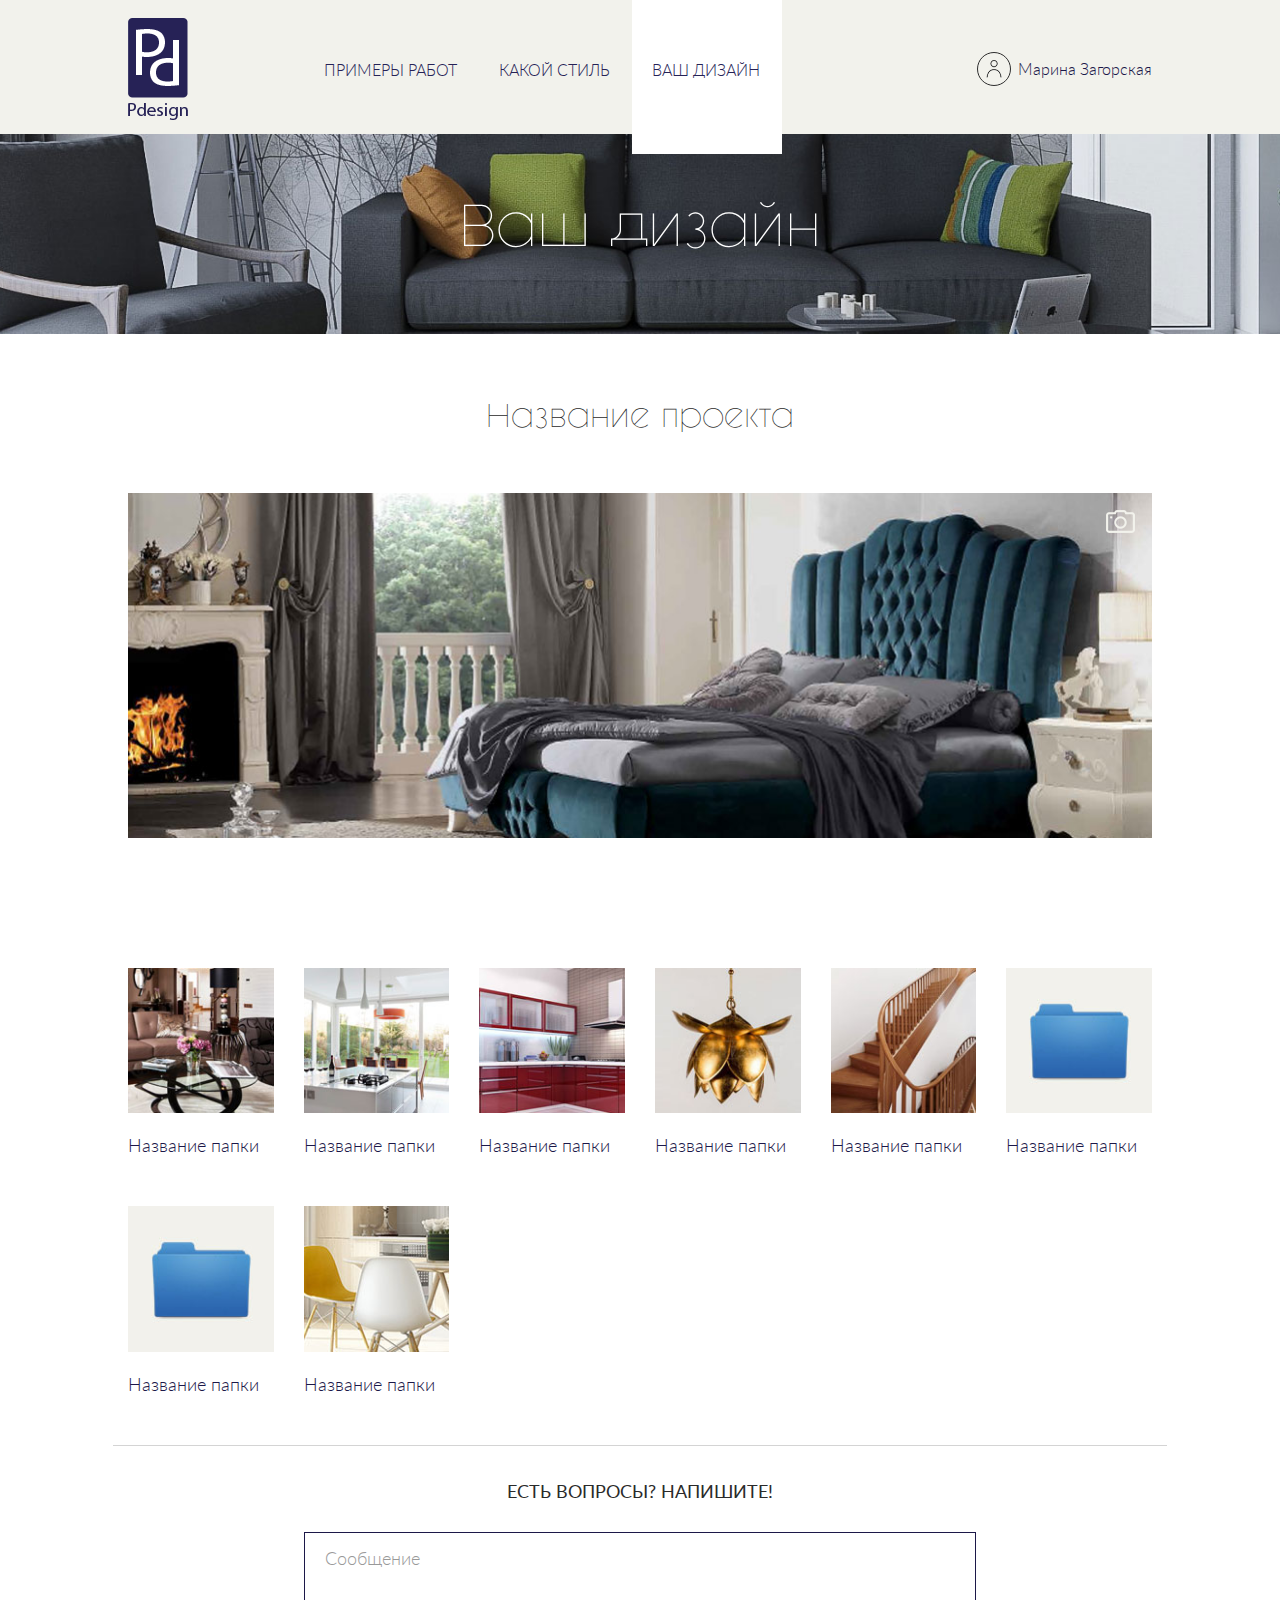
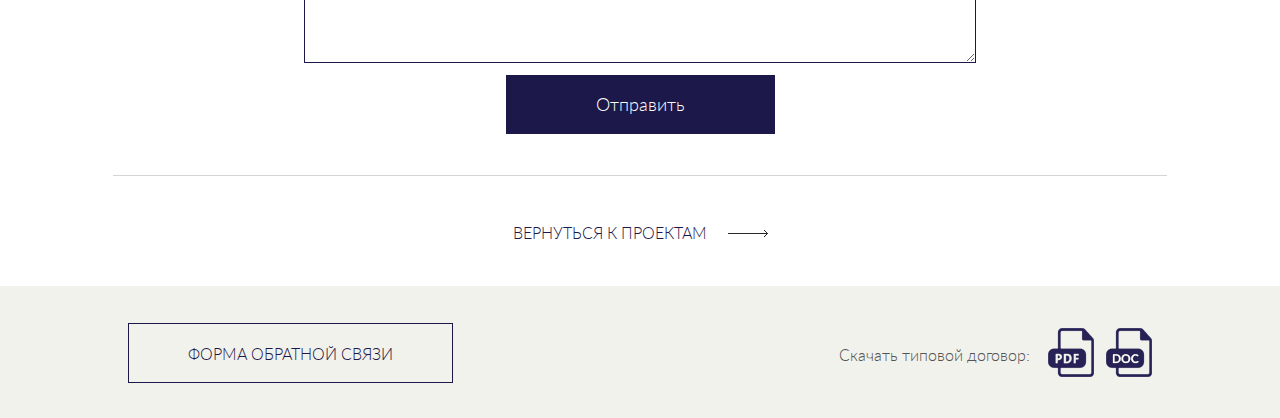
<file: design-project.html>
﻿<!DOCTYPE html>
<html>
<head>
	<meta http-equiv="Content-Type" content="text/html; charset=utf-8" />
	<meta name="viewport" content="width=device-width" />
	<meta name="format-detection" content="telephone=no">
	<title>pdesign | design</title>
	<link rel="stylesheet" href="css/bootstrap.min.css" media="all" />
	<link rel="stylesheet" href="css/all.css" media="all" />
</head>
<body>
	<!-- wrapper  start -->
	<div id="wrapper">
		<div class="w1">
			<!-- header  start -->
			<header id="header">
				<div class="section">
					<div class="row align-items-center">
						<div class="col-md-1 col-sm-2 col-2 order-md-1 order-2">
							<strong class="logo"><a href="#"></a></strong>
						</div>						<div class="nav-wrap col-lg-7 offset-lg-1 col-md-8 col-sm-5 col-5 order-md-2 order-3">
							<nav id="nav">
								<div class="menu-holder">
									<ul class="menu">
										<li><a href="#">примеры работ</a>
										<li><a href="#">какой стиль</a>
										<li class="active"><a href="#">ваш дизайн</a>
									</ul>
								</div>
								<a href="#" class="toogle-menu">
									<span class="t">&nbsp;</span>
									<span class="c">&nbsp;</span>
									<span class="b">&nbsp;</span>
								</a>
								<div class="nav-overlay">&nbsp;</div>
							</nav>
						</div>						<div class="col-md-3 col-sm-5 col-5 order-md-3 order-1">
							<a class="name-box" href="#">
								<div class="name-img"></div>
								<span class="name-text">Марина Загорская</span>
							</a>
						</div>
					</div>
				</div>
			</header>
			<!-- header  end -->
			<!-- main  start -->
			<div id="main">
				<div class="title-box" style="background-image:url(images/title-img01.jpg);">
					<h1>Ваш дизайн</h1>
				</div>
				<div class="section">
					<div class="row">
						<div class="small-title col">
							<h2>Название проекта</h2>
						</div>
					</div>
					<div class="row">
						<div class="col">
							<a class="big-project-link" href="#">
								<img src="images/project04.jpg" alt="image" />
								<div class="photo"></div>
							</a>
						</div>
					</div>
					<div class="row justify-content-start">
						<div class="col-md-2 col-sm-3 col-4">
							<a class="folder-link" href="#">
								<div class="folder-img"><img src="images/folder01.jpg" alt="image" /></div>
								<span class="title-folder">Название папки</span>
							</a>
						</div>						<div class="col-md-2 col-sm-3 col-4">
							<a class="folder-link" href="#">
								<div class="folder-img"><img src="images/folder02.jpg" alt="image" /></div>
								<span class="title-folder">Название папки</span>
							</a>
						</div>
						<div class="col-md-2 col-sm-3 col-4">
							<a class="folder-link" href="#">
								<div class="folder-img"><img src="images/folder03.jpg" alt="image" /></div>
								<span class="title-folder">Название папки</span>
							</a>
						</div>
						<div class="col-md-2 col-sm-3 col-4">
							<a class="folder-link" href="#">
								<div class="folder-img"><img src="images/folder04.jpg" alt="image" /></div>
								<span class="title-folder">Название папки</span>
							</a>
						</div>
						<div class="col-md-2 col-sm-3 col-4">
							<a class="folder-link" href="#">
								<div class="folder-img"><img src="images/folder05.jpg" alt="image" /></div>
								<span class="title-folder">Название папки</span>
							</a>
						</div>
						<div class="col-md-2 col-sm-3 col-4">
							<a class="folder-link" href="#">
								<div class="folder-img"><img src="images/folder06.jpg" alt="image" /></div>
								<span class="title-folder">Название папки</span>
							</a>
						</div>
						<div class="col-md-2 col-sm-3 col-4">
							<a class="folder-link" href="#">
								<div class="folder-img"><img src="images/folder06.jpg" alt="image" /></div>
								<span class="title-folder">Название папки</span>
							</a>
						</div>
						<div class="col-md-2 col-sm-3 col-4">
							<a class="folder-link" href="#">
								<div class="folder-img"><img src="images/folder07.jpg" alt="image" /></div>
								<span class="title-folder">Название папки</span>
							</a>
						</div>
					</div>
					<div class="form-wrap row justify-content-center">
						<div class="form-box col-md-8 col-sm-10">
							<span class="title-form">Есть вопросы? Напишите!</span>
							<form action="#">
								<fieldset>
									<textarea placeholder="Сообщение"></textarea>
									<div class="btn-hold">
										<button class="btn" type="submit">Отправить</button>
									</div>
								</fieldset>
							</form>
						</div>
					</div>
					<div class="row">
						<div class="return col">
							<a class="return-link" href="#">Вернуться к проектам</a>
						</div>
					</div>
				</div>
			</div>
			<!-- main  end -->
		</div>
	</div>
	<!-- wrapper  end -->
	<!-- footer  start -->
	<footer id="footer">
		<div class="section">
			<div class="row justify-content-between align-items-center">
				<div class="col-sm-5 col-12">
					<a class="form-link" href="#">Форма обратной связи</a>
				</div>
				<div class="col-sm-7 col-12 d-flex justify-content-sm-end justify-content-center align-items-end">
					<span class="doc-text">Скачать типовой договор:</span>
					<a href="#" class="doc-link"><img src="images/pdf.png" alt="image" /></a>
					<a href="#" class="doc-link"><img src="images/doc.png" alt="image" /></a>
				</div>
			</div>
		</div>
	</footer>
	<!-- footer  end -->
	
	<script src="https://code.jquery.com/jquery-3.2.1.slim.min.js" integrity="sha384-KJ3o2DKtIkvYIK3UENzmM7KCkRr/rE9/Qpg6aAZGJwFDMVNA/GpGFF93hXpG5KkN" crossorigin="anonymous"></script>
	<script src="https://cdnjs.cloudflare.com/ajax/libs/popper.js/1.12.9/umd/popper.min.js" integrity="sha384-ApNbgh9B+Y1QKtv3Rn7W3mgPxhU9K/ScQsAP7hUibX39j7fakFPskvXusvfa0b4Q" crossorigin="anonymous"></script>
	<script src="js/bootstrap.min.js"></script>
	<script src="js/jquery-2.0.3.min.js"></script>
	<script src="js/jquery.main.js"></script>
	
</body>
</html>
</file>
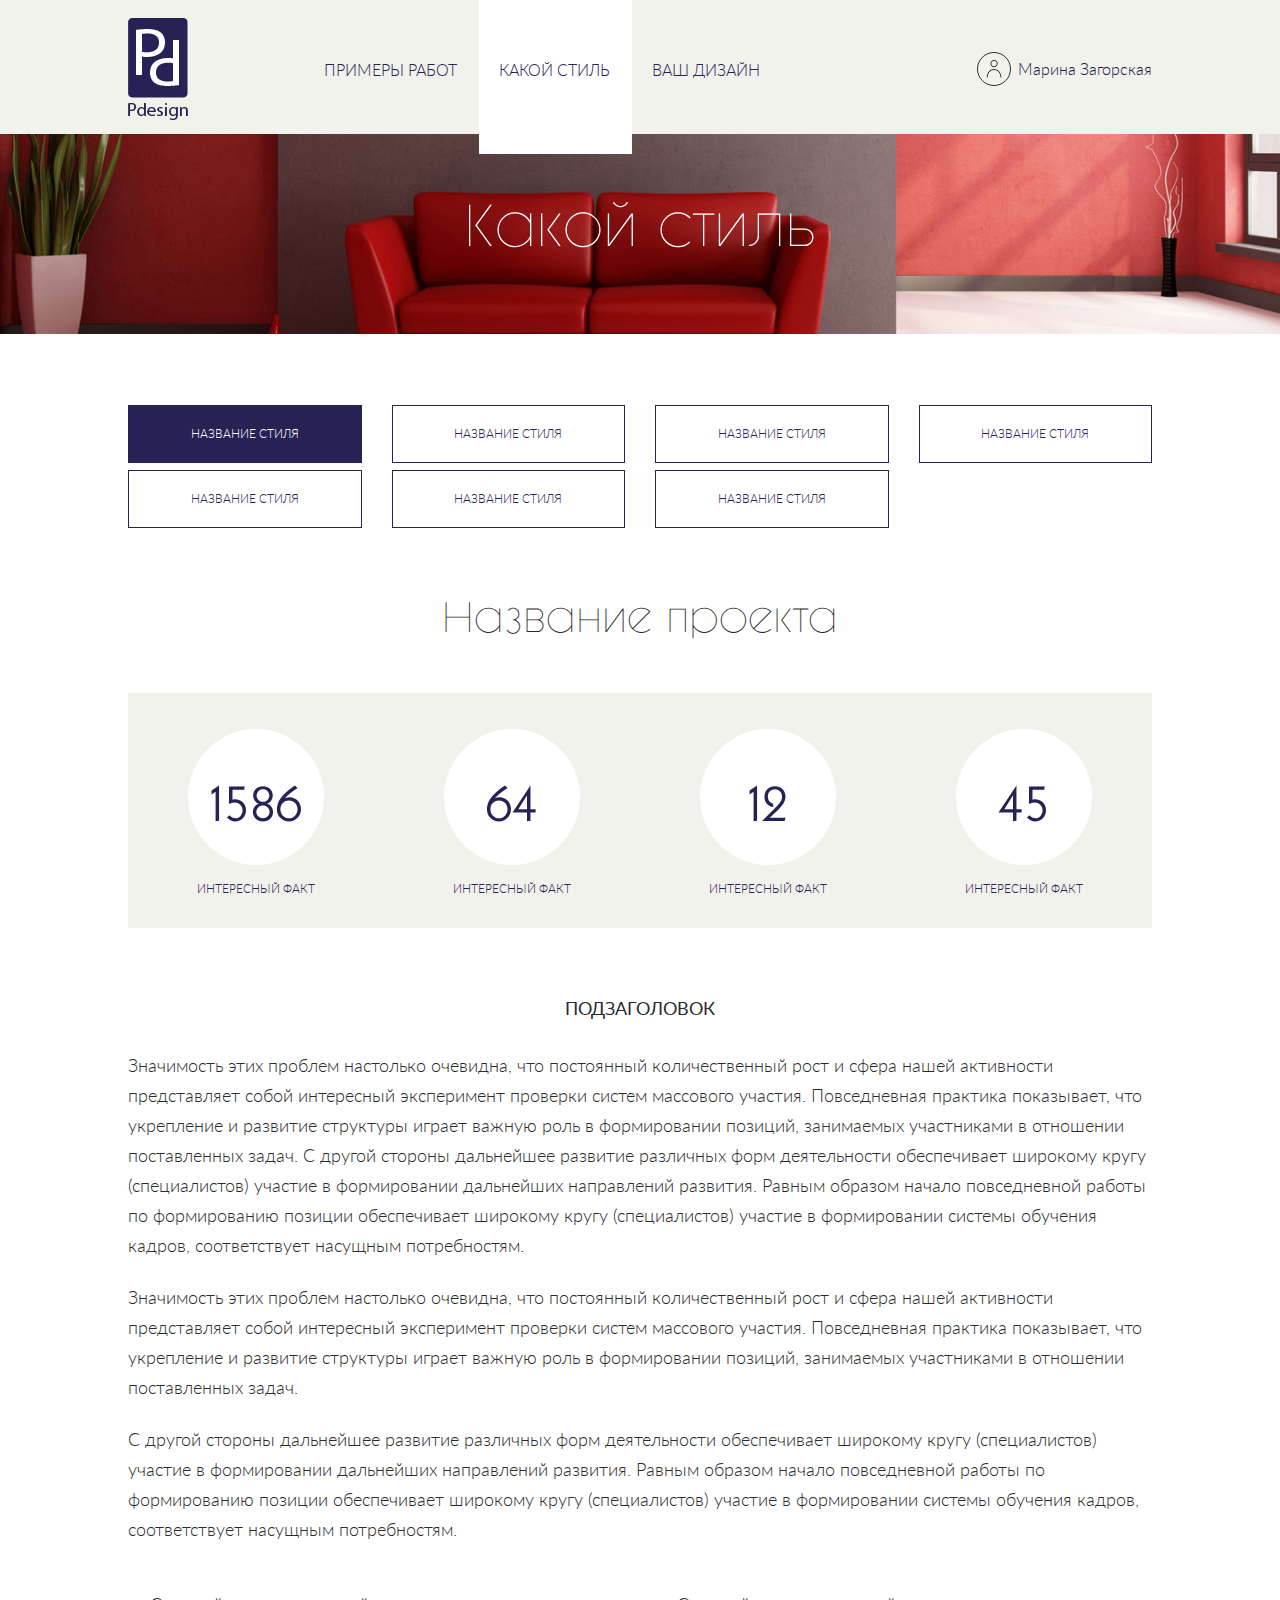
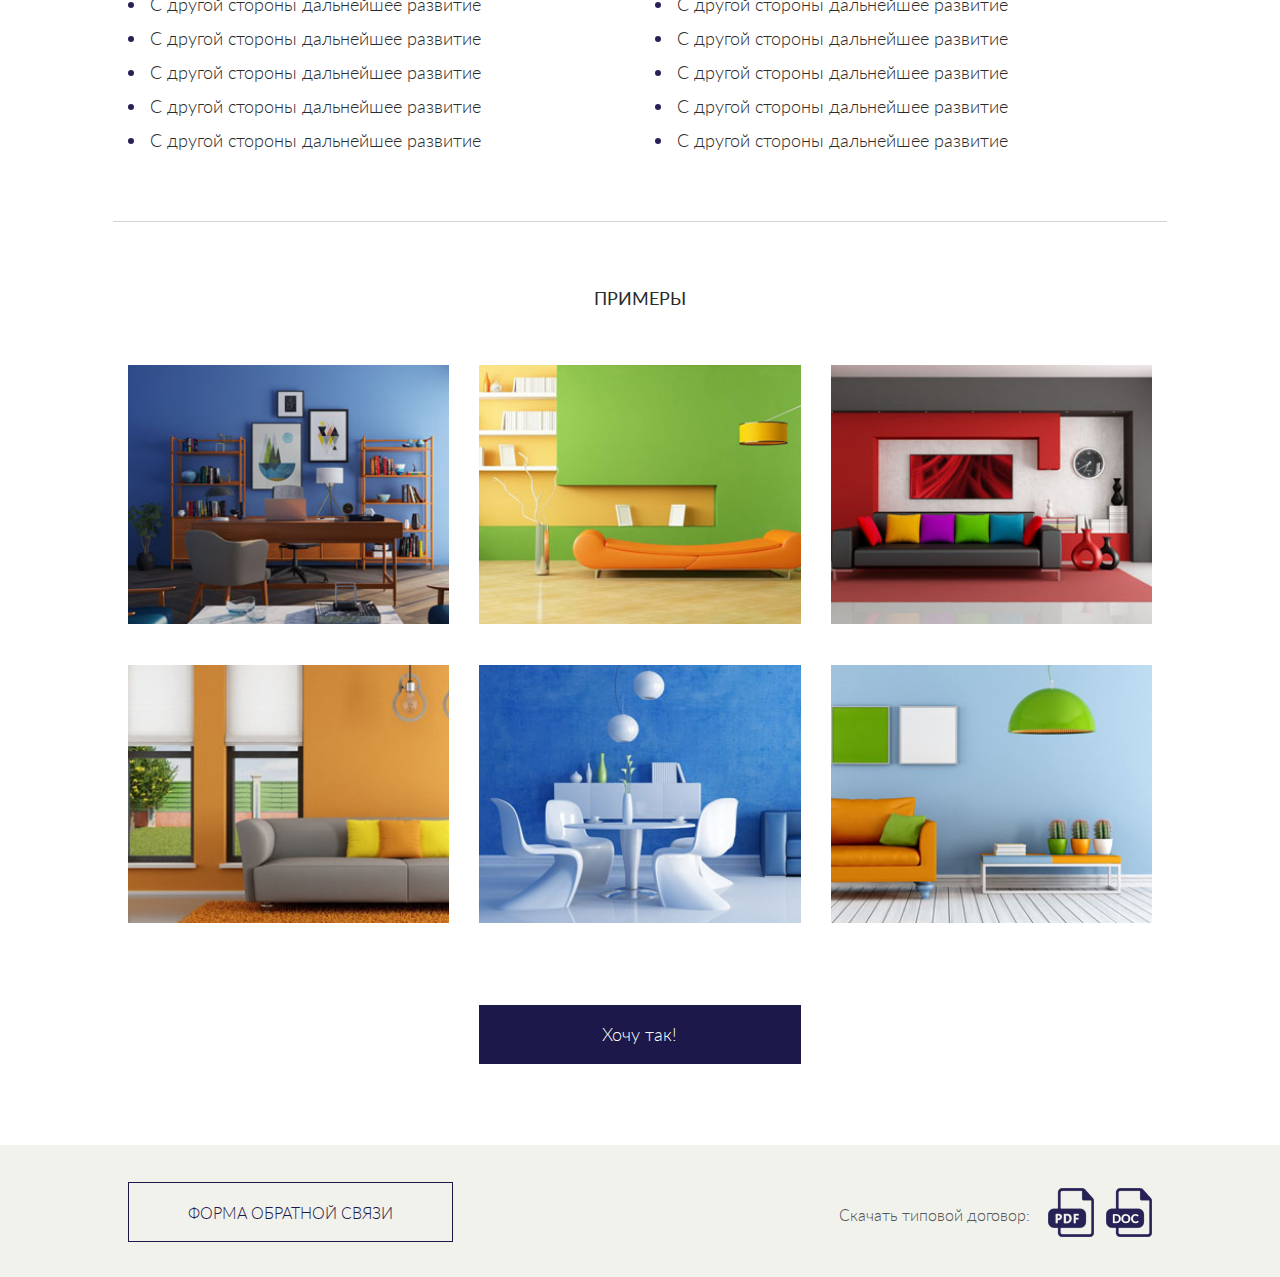
<file: style.html>
﻿<!DOCTYPE html>
<html>
<head>
	<meta http-equiv="Content-Type" content="text/html; charset=utf-8" />
	<meta name="viewport" content="width=device-width" />
	<meta name="format-detection" content="telephone=no">
	<title>pdesign | style</title>
	<link rel="stylesheet" href="css/bootstrap.min.css" media="all" />
	<link rel="stylesheet" href="css/all.css" media="all" />
</head>
<body>
	<!-- wrapper  start -->
	<div id="wrapper">
		<div class="w1">
			<!-- header  start -->
			<header id="header">
				<div class="section">
					<div class="row align-items-center">
						<div class="col-md-1 col-sm-2 col-2 order-md-1 order-2">
							<strong class="logo"><a href="#"></a></strong>
						</div>						<div class="nav-wrap col-lg-7 offset-lg-1 col-md-8 col-sm-5 col-5 order-md-2 order-3">
							<nav id="nav">
								<div class="menu-holder">
									<ul class="menu">
										<li><a href="#">примеры работ</a>
										<li class="active"><a href="#">какой стиль</a>
										<li><a href="#">ваш дизайн</a>
									</ul>
								</div>
								<a href="#" class="toogle-menu">
									<span class="t">&nbsp;</span>
									<span class="c">&nbsp;</span>
									<span class="b">&nbsp;</span>
								</a>
								<div class="nav-overlay">&nbsp;</div>
							</nav>
						</div>						<div class="col-md-3 col-sm-5 col-5 order-md-3 order-1">
							<a class="name-box" href="#">
								<div class="name-img"></div>
								<span class="name-text">Марина Загорская</span>
							</a>
						</div>
					</div>
				</div>
			</header>
			<!-- header  end -->
			<!-- main  start -->
			<div id="main">
				<div class="title-box" style="background-image:url(images/title-img03.jpg);">
					<h1>Какой стиль</h1>
				</div>
				<div class="section">
					<div class="style-hold row">
						<div class="col-md-3 col-sm-4">
							<a class="style-link active" href="#">название стиля</a>
						</div>
						<div class="col-md-3 col-sm-4">
							<a class="style-link" href="#">название стиля</a>
						</div>
						<div class="col-md-3 col-sm-4">
							<a class="style-link" href="#">название стиля</a>
						</div>
						<div class="col-md-3 col-sm-4">
							<a class="style-link" href="#">название стиля</a>
						</div>
						<div class="col-md-3 col-sm-4">
							<a class="style-link" href="#">название стиля</a>
						</div>
						<div class="col-md-3 col-sm-4">
							<a class="style-link" href="#">название стиля</a>
						</div>
						<div class="col-md-3 col-sm-4">
							<a class="style-link" href="#">название стиля</a>
						</div>
					</div>
					<div class="row">
						<div class="col">
							<h2>Название проекта</h2>
						</div>
					</div>
					<div class="fact-box row justify-content-around">
						<div class="col-sm-3 col-6">
							<span class="fact-circle rounded-circle">1586</span>
							<span class="fact-text">интересный факт</span>
						</div>						<div class="col-sm-3 col-6">
							<span class="fact-circle rounded-circle">64</span>
							<span class="fact-text">интересный факт</span>
						</div>
						<div class="col-sm-3 col-6">
							<span class="fact-circle rounded-circle">12</span>
							<span class="fact-text">интересный факт</span>
						</div>
						<div class="col-sm-3 col-6">
							<span class="fact-circle rounded-circle">45</span>
							<span class="fact-text">интересный факт</span>
						</div>
					</div>
					<div class="row">
						<div class="col">
							<span class="style-title">Подзаголовок</span>
							<p>Значимость этих проблем настолько очевидна, что постоянный количественный рост и сфера нашей активности представляет собой интересный эксперимент проверки систем массового участия. Повседневная практика показывает, что укрепление и развитие структуры играет важную роль в формировании позиций, занимаемых участниками 
							в отношении поставленных задач. С другой стороны дальнейшее развитие различных форм деятельности обеспечивает широкому кругу (специалистов) участие в формировании дальнейших направлений развития. Равным образом начало повседневной работы по формированию позиции обеспечивает широкому кругу (специалистов) участие в формировании системы обучения кадров, соответствует насущным потребностям.</p>							<p>Значимость этих проблем настолько очевидна, что постоянный количественный рост и сфера нашей активности представляет собой интересный эксперимент проверки систем массового участия. Повседневная практика показывает, что укрепление и развитие структуры играет важную роль в формировании позиций, занимаемых участниками 
							в отношении поставленных задач.</p>							<p>С другой стороны дальнейшее развитие различных форм деятельности обеспечивает широкому кругу (специалистов) участие в формировании дальнейших направлений развития. Равным образом начало повседневной работы по формированию позиции обеспечивает широкому кругу (специалистов) участие в формировании системы обучения кадров, соответствует насущным потребностям.</p>
						</div>
					</div>
					<div class="row">
						<div class="style-list-box col-sm-6">
							<ul>
								<li>С другой стороны дальнейшее развитие</li>
								<li>С другой стороны дальнейшее развитие</li>
								<li>С другой стороны дальнейшее развитие</li>
								<li>С другой стороны дальнейшее развитие</li>
								<li>С другой стороны дальнейшее развитие</li>
							</ul>
						</div>
						<div class="style-list-box col-sm-6">
							<ul>
								<li>С другой стороны дальнейшее развитие</li>
								<li>С другой стороны дальнейшее развитие</li>
								<li>С другой стороны дальнейшее развитие</li>
								<li>С другой стороны дальнейшее развитие</li>
								<li>С другой стороны дальнейшее развитие</li>
							</ul>
						</div>
					</div>
					<div class="style-example row">
						<div class="col">
							<span class="style-title">Примеры</span>
						</div>
					</div>
					<div class="row">
						<div class="example-img col-sm-4 col-6"><img src="images/example01.jpg" alt="image" /></div>
						<div class="example-img col-sm-4 col-6"><img src="images/example02.jpg" alt="image" /></div>
						<div class="example-img col-sm-4 col-6"><img src="images/example03.jpg" alt="image" /></div>
						<div class="example-img col-sm-4 col-6"><img src="images/example04.jpg" alt="image" /></div>
						<div class="example-img col-sm-4 col-6"><img src="images/example05.jpg" alt="image" /></div>
						<div class="example-img col-sm-4 col-6"><img src="images/example06.jpg" alt="image" /></div>
					</div>
					<div class="row justify-content-center">
						<div class="col-sm-4 col-10">
							<a href="#" class="btn style-btn">Хочу так!</a>
						</div>
					</div>
				</div>
			</div>
			<!-- main  end -->
		</div>
	</div>
	<!-- wrapper  end -->
	<!-- footer  start -->
	<footer id="footer">
		<div class="section">
			<div class="row justify-content-between align-items-center">
				<div class="col-sm-5 col-12">
					<a class="form-link" href="#">Форма обратной связи</a>
				</div>				<div class="col-sm-7 col-12 d-flex justify-content-sm-end justify-content-center align-items-end">
					<span class="doc-text">Скачать типовой договор:</span>
					<a href="#" class="doc-link"><img src="images/pdf.png" alt="image" /></a>
					<a href="#" class="doc-link"><img src="images/doc.png" alt="image" /></a>
				</div>
			</div>
		</div>
	</footer>
	<!-- footer  end -->
	
	<script src="https://code.jquery.com/jquery-3.2.1.slim.min.js" integrity="sha384-KJ3o2DKtIkvYIK3UENzmM7KCkRr/rE9/Qpg6aAZGJwFDMVNA/GpGFF93hXpG5KkN" crossorigin="anonymous"></script>
	<script src="https://cdnjs.cloudflare.com/ajax/libs/popper.js/1.12.9/umd/popper.min.js" integrity="sha384-ApNbgh9B+Y1QKtv3Rn7W3mgPxhU9K/ScQsAP7hUibX39j7fakFPskvXusvfa0b4Q" crossorigin="anonymous"></script>
	<script src="js/bootstrap.min.js"></script>
	<script src="js/jquery-2.0.3.min.js"></script>
	<script src="js/jquery.main.js"></script>
	
</body>
</html>
</file>
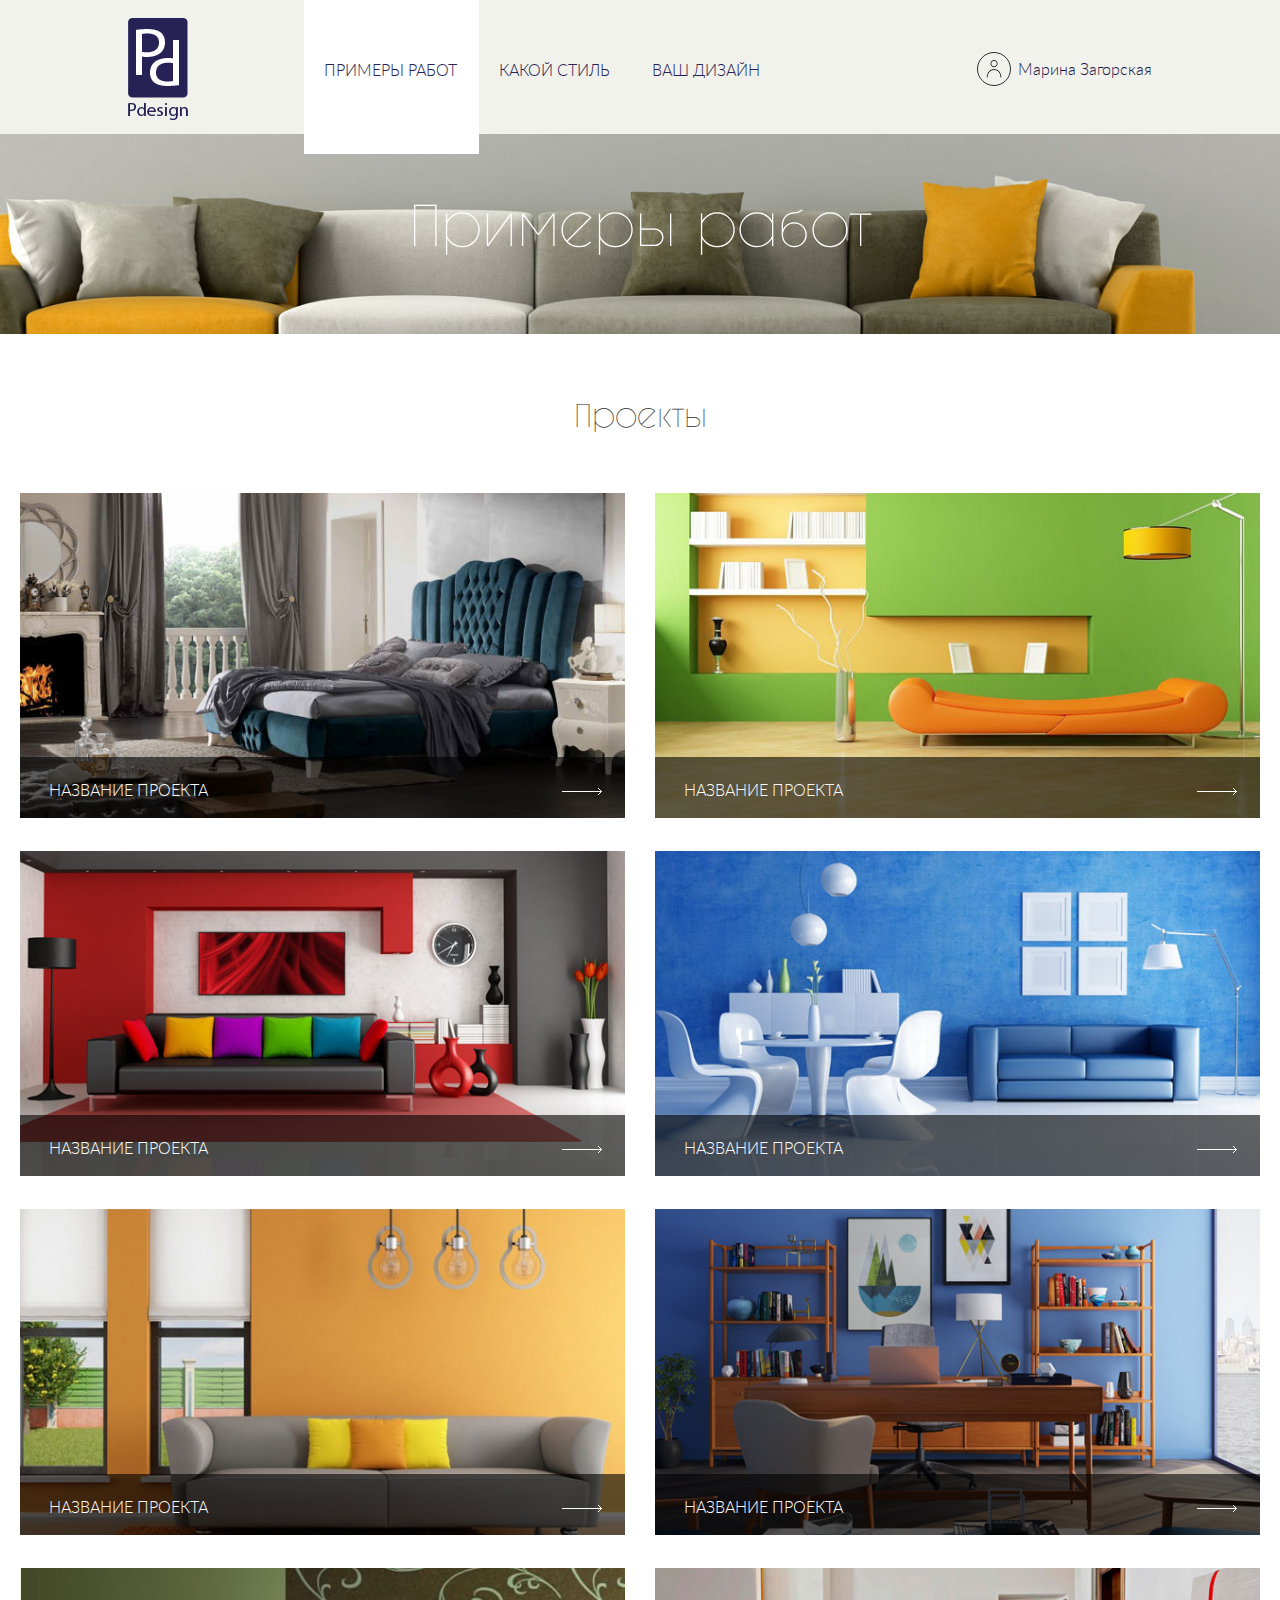
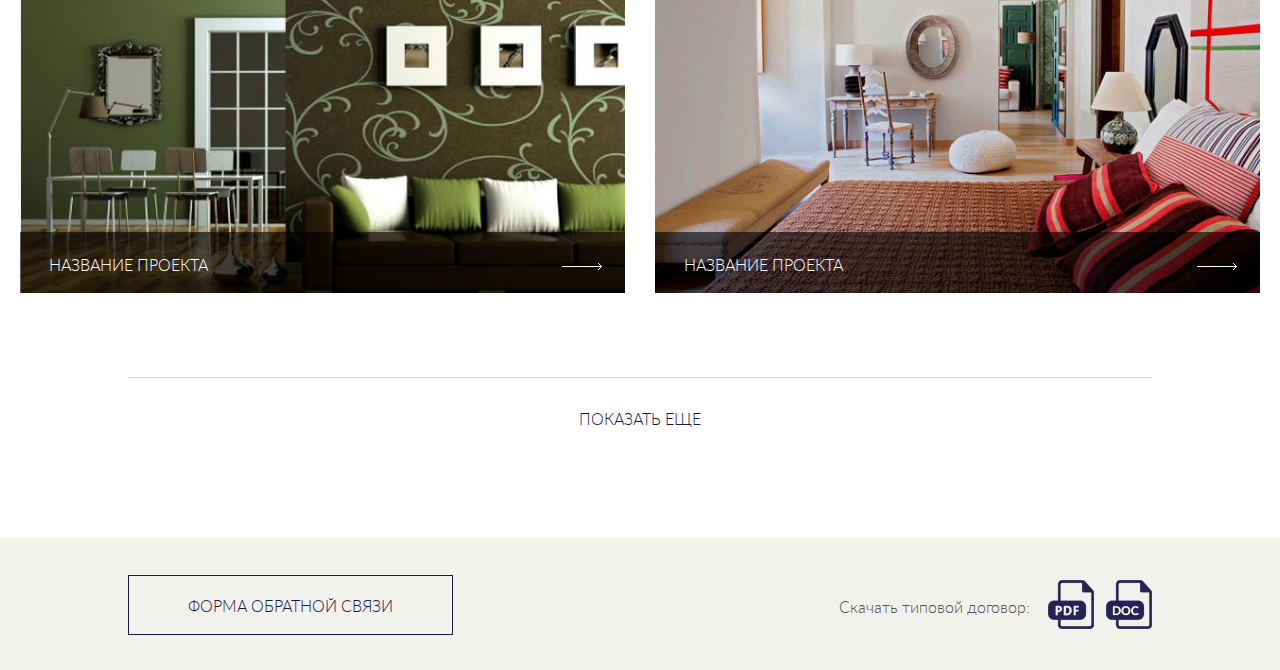
<file: works-one.html>
﻿<!DOCTYPE html>
<html>
<head>
	<meta http-equiv="Content-Type" content="text/html; charset=utf-8" />
	<meta name="viewport" content="width=device-width" />
	<meta name="format-detection" content="telephone=no">
	<title>pdesign | works</title>
	<link rel="stylesheet" href="css/bootstrap.min.css" media="all" />
	<link rel="stylesheet" href="css/all.css" media="all" />
</head>
<body>
	<!-- wrapper  start -->
	<div id="wrapper">
		<div class="w1">
			<!-- header  start -->
			<header id="header">
				<div class="section">
					<div class="row align-items-center">
						<div class="col-md-1 col-sm-2 col-2 order-md-1 order-2">
							<strong class="logo"><a href="#"></a></strong>
						</div>						<div class="nav-wrap col-lg-7 offset-lg-1 col-md-8 col-sm-5 col-5 order-md-2 order-3">
							<nav id="nav">
								<div class="menu-holder">
									<ul class="menu">
										<li class="active"><a href="#">примеры работ</a>
										<li><a href="#">какой стиль</a>
										<li><a href="#">ваш дизайн</a>
									</ul>
								</div>
								<a href="#" class="toogle-menu">
									<span class="t">&nbsp;</span>
									<span class="c">&nbsp;</span>
									<span class="b">&nbsp;</span>
								</a>
								<div class="nav-overlay">&nbsp;</div>
							</nav>
						</div>						<div class="col-md-3 col-sm-5 col-5 order-md-3 order-1">
							<a class="name-box" href="#">
								<div class="name-img"></div>
								<span class="name-text">Марина Загорская</span>
							</a>
						</div>
					</div>
				</div>
			</header>
			<!-- header  end -->
			<!-- main  start -->
			<div id="main">
				<div class="title-box" style="background-image:url(images/title-img04.jpg);">
					<h1>Примеры работ</h1>
				</div>
				<div class="holder">
					<div class="row">
						<div class="small-title col">
							<h2>Проекты</h2>
						</div>
					</div>
					<div class="works-hold row justify-content-md-center">
						<div class="col-lg-6 col-md-10">
							<div class="project-box design">
								<img src="images/project02.jpg" alt="image" />
								<a href="#" class="project-link">
									<span class="project-text">название проекта</span>
								</a>
							</div>
						</div>
						<div class="col-lg-6 col-md-10">
							<div class="project-box design">
								<img src="images/project05.jpg" alt="image" />
								<a href="#" class="project-link">
									<span class="project-text">название проекта</span>
								</a>
							</div>
						</div>
						<div class="col-lg-6 col-md-10">
							<div class="project-box design">
								<img src="images/project06.jpg" alt="image" />
								<a href="#" class="project-link">
									<span class="project-text">название проекта</span>
								</a>
							</div>
						</div>
						<div class="col-lg-6 col-md-10">
							<div class="project-box design">
								<img src="images/project07.jpg" alt="image" />
								<a href="#" class="project-link">
									<span class="project-text">название проекта</span>
								</a>
							</div>
						</div>
						<div class="col-lg-6 col-md-10">
							<div class="project-box design">
								<img src="images/project08.jpg" alt="image" />
								<a href="#" class="project-link">
									<span class="project-text">название проекта</span>
								</a>
							</div>
						</div>
						<div class="col-lg-6 col-md-10">
							<div class="project-box design">
								<img src="images/project09.jpg" alt="image" />
								<a href="#" class="project-link">
									<span class="project-text">название проекта</span>
								</a>
							</div>
						</div>
						<div class="col-lg-6 col-md-10">
							<div class="project-box design">
								<img src="images/project10.jpg" alt="image" />
								<a href="#" class="project-link">
									<span class="project-text">название проекта</span>
								</a>
							</div>
						</div>
						<div class="col-lg-6 col-md-10">
							<div class="project-box design">
								<img src="images/project11.jpg" alt="image" />
								<a href="#" class="project-link">
									<span class="project-text">название проекта</span>
								</a>
							</div>
						</div>
					</div>
				</div>
				<div class="section">
					<div class="row">
						<div class="col">
							<div class="more-hold">
								<a class="more-link" href="#">показать еще</a>
							</div>
						</div>
					</div>
				</div>
			</div>
			<!-- main  end -->
		</div>
	</div>
	<!-- wrapper  end -->
	<!-- footer  start -->
	<footer id="footer">
		<div class="section">
			<div class="row justify-content-between align-items-center">
				<div class="col-sm-5 col-12">
					<a class="form-link" href="#">Форма обратной связи</a>
				</div>
				<div class="col-sm-7 col-12 d-flex justify-content-sm-end justify-content-center align-items-end">
					<span class="doc-text">Скачать типовой договор:</span>
					<a href="#" class="doc-link"><img src="images/pdf.png" alt="image" /></a>
					<a href="#" class="doc-link"><img src="images/doc.png" alt="image" /></a>
				</div>
			</div>
		</div>
	</footer>
	<!-- footer  end -->
	
	<script src="https://code.jquery.com/jquery-3.2.1.slim.min.js" integrity="sha384-KJ3o2DKtIkvYIK3UENzmM7KCkRr/rE9/Qpg6aAZGJwFDMVNA/GpGFF93hXpG5KkN" crossorigin="anonymous"></script>
	<script src="https://cdnjs.cloudflare.com/ajax/libs/popper.js/1.12.9/umd/popper.min.js" integrity="sha384-ApNbgh9B+Y1QKtv3Rn7W3mgPxhU9K/ScQsAP7hUibX39j7fakFPskvXusvfa0b4Q" crossorigin="anonymous"></script>
	<script src="js/bootstrap.min.js"></script>
	<script src="js/jquery-2.0.3.min.js"></script>
	<script src="js/jquery.main.js"></script>
	
</body>
</html>
</file>
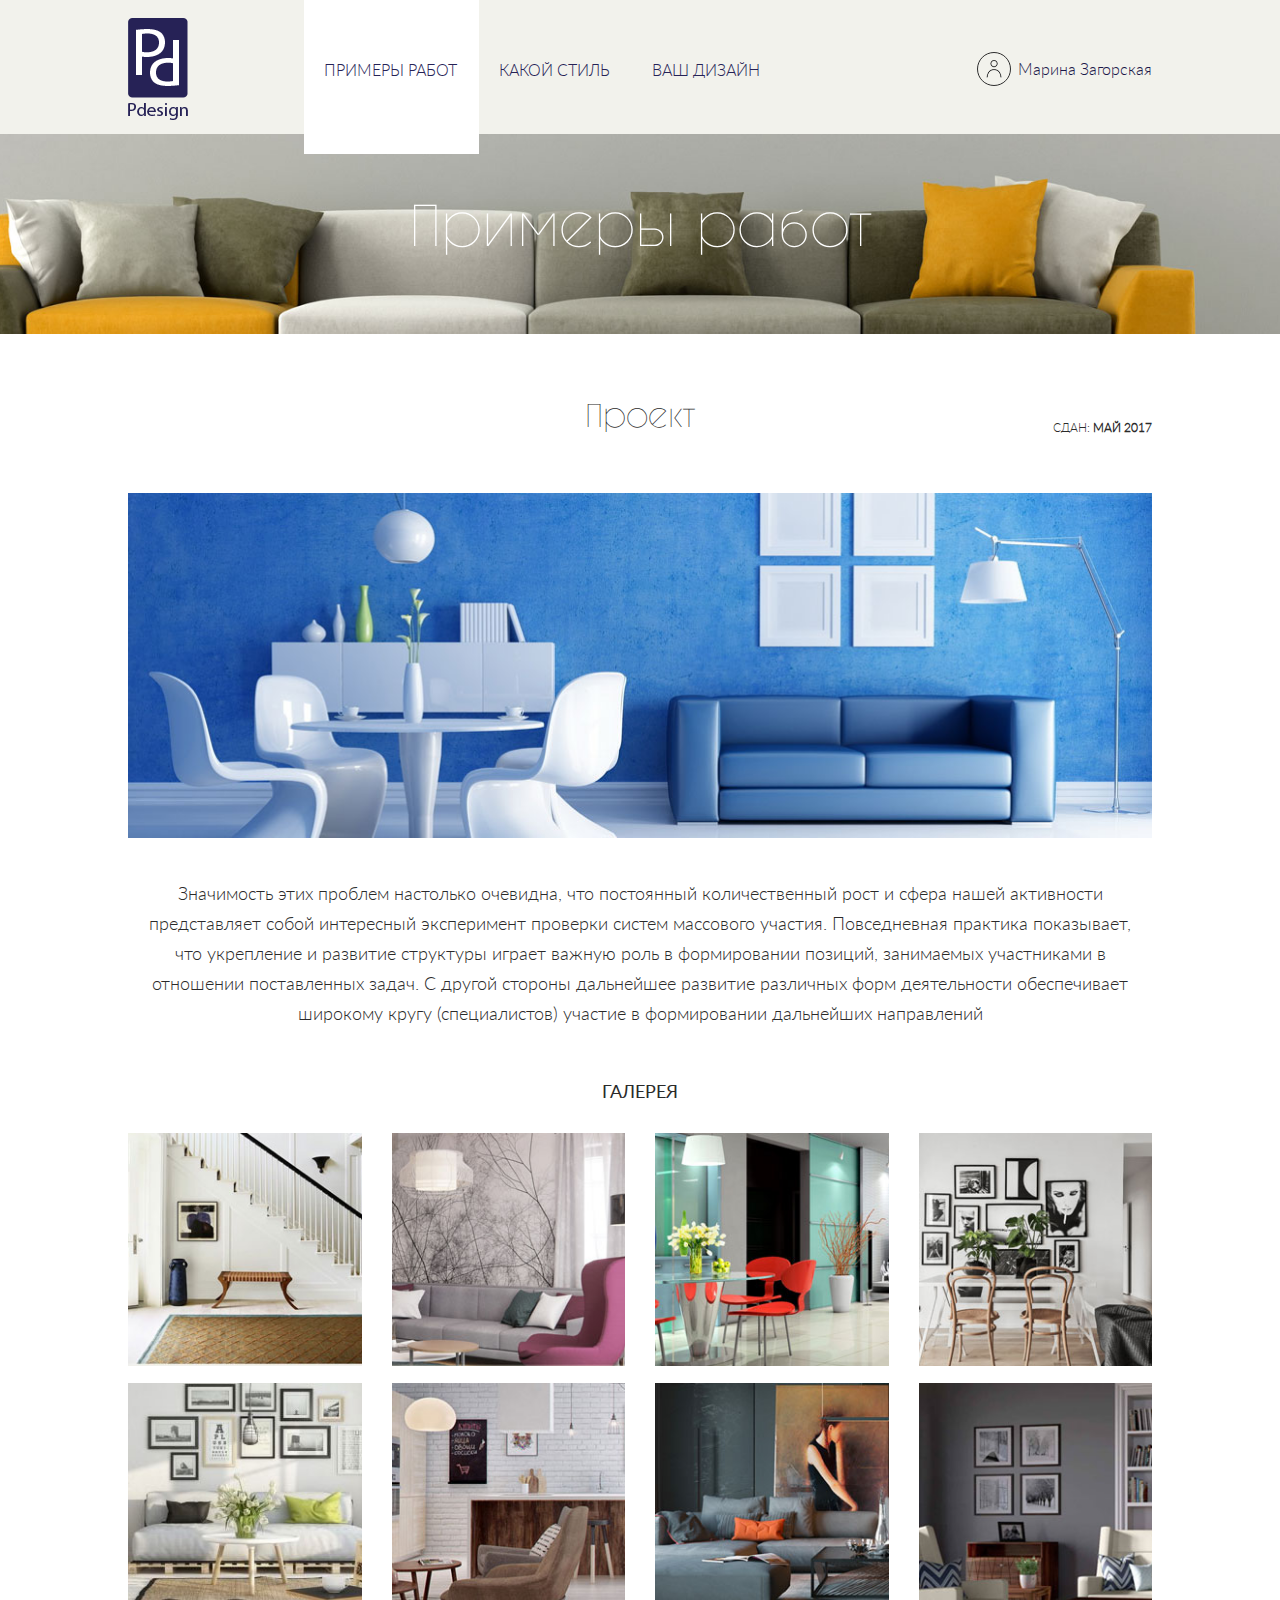
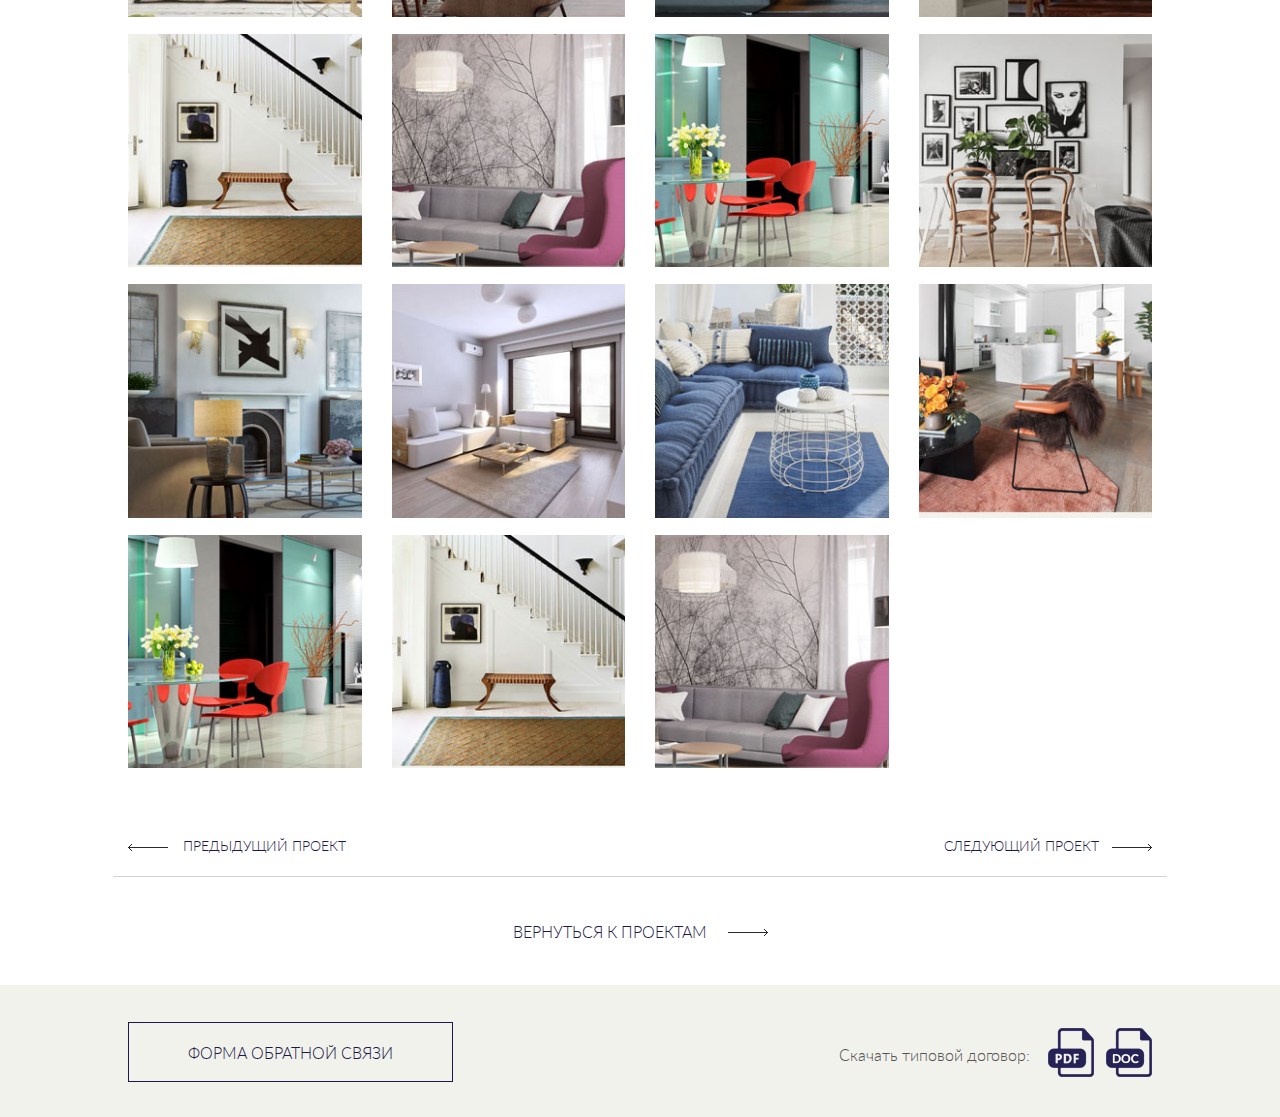
<file: works-two.html>
﻿<!DOCTYPE html>
<html>
<head>
	<meta http-equiv="Content-Type" content="text/html; charset=utf-8" />
	<meta name="viewport" content="width=device-width" />
	<meta name="format-detection" content="telephone=no">
	<title>pdesign | works</title>
	<link rel="stylesheet" href="css/bootstrap.min.css" media="all" />
	<link rel="stylesheet" href="css/jquery.fancybox.min.css" media="all" />
	<link rel="stylesheet" href="css/all.css" media="all" />
</head>
<body>
	<!-- wrapper  start -->
	<div id="wrapper">
		<div class="w1">
			<!-- header  start -->
			<header id="header">
				<div class="section">
					<div class="row align-items-center">
						<div class="col-md-1 col-sm-2 col-2 order-md-1 order-2">
							<strong class="logo"><a href="#"></a></strong>
						</div>						<div class="nav-wrap col-lg-7 offset-lg-1 col-md-8 col-sm-5 col-5 order-md-2 order-3">
							<nav id="nav">
								<div class="menu-holder">
									<ul class="menu">
										<li class="active"><a href="#">примеры работ</a>
										<li><a href="#">какой стиль</a>
										<li><a href="#">ваш дизайн</a>
									</ul>
								</div>
								<a href="#" class="toogle-menu">
									<span class="t">&nbsp;</span>
									<span class="c">&nbsp;</span>
									<span class="b">&nbsp;</span>
								</a>
								<div class="nav-overlay">&nbsp;</div>
							</nav>
						</div>						<div class="col-md-3 col-sm-5 col-5 order-md-3 order-1">
							<a class="name-box" href="#">
								<div class="name-img"></div>
								<span class="name-text">Марина Загорская</span>
							</a>
						</div>
					</div>
				</div>
			</header>
			<!-- header  end -->
			<!-- main  start -->
			<div id="main">
				<div class="title-box" style="background-image:url(images/title-img04.jpg);">
					<h1>Примеры работ</h1>
				</div>
				<div class="section">
					<div class="row">
						<div class="small-title works col">
							<h2>Проект</h2>
							<span class="date-text">сдан: <b>май 2017</b></span>
						</div>
					</div>
					<div class="row">
						<div class="holder-img col">
							<img src="images/works-img01.jpg" alt="image" />
						</div>
					</div>
					<div class="row">
						<div class="works-info col">
							<p>Значимость этих проблем настолько очевидна, что постоянный количественный рост и сфера нашей активности представляет собой интересный эксперимент проверки систем массового участия. Повседневная практика показывает, что укрепление и развитие структуры играет важную роль в формировании позиций, занимаемых участниками в отношении поставленных задач. С другой стороны дальнейшее развитие различных форм деятельности обеспечивает широкому кругу (специалистов) участие в формировании дальнейших направлений</p>
						</div>
					</div>
					<div class="row">
						<div class="col">
							<span class="style-title">Галерея</span>
						</div>
					</div>
					<div class="work-gallery row">
						<div class="col-sm-3 col-4">
							<a href="images/works-img02.jpg" data-fancybox="images"><img src="images/works-img02.jpg" alt="image" /></a>
						</div>
						<div class="col-sm-3 col-4">
							<a href="images/works-img03.jpg" data-fancybox="images"><img src="images/works-img03.jpg" alt="image" /></a>
						</div>
						<div class="col-sm-3 col-4">
							<a href="images/works-img04.jpg" data-fancybox="images"><img src="images/works-img04.jpg" alt="image" /></a>
						</div>
						<div class="col-sm-3 col-4">
							<a href="images/works-img05.jpg" data-fancybox="images"><img src="images/works-img05.jpg" alt="image" /></a>
						</div>
						<div class="col-sm-3 col-4">
							<a href="images/works-img06.jpg" data-fancybox="images"><img src="images/works-img06.jpg" alt="image" /></a>
						</div>
						<div class="col-sm-3 col-4">
							<a href="images/works-img07.jpg" data-fancybox="images"><img src="images/works-img07.jpg" alt="image" /></a>
						</div>
						<div class="col-sm-3 col-4">
							<a href="images/works-img08.jpg" data-fancybox="images"><img src="images/works-img08.jpg" alt="image" /></a>
						</div>
						<div class="col-sm-3 col-4">
							<a href="images/works-img09.jpg" data-fancybox="images"><img src="images/works-img09.jpg" alt="image" /></a>
						</div>
						<div class="col-sm-3 col-4">
							<a href="images/works-img02.jpg" data-fancybox="images"><img src="images/works-img02.jpg" alt="image" /></a>
						</div>
						<div class="col-sm-3 col-4">
							<a href="images/works-img03.jpg" data-fancybox="images"><img src="images/works-img03.jpg" alt="image" /></a>
						</div>
						<div class="col-sm-3 col-4">
							<a href="images/works-img04.jpg" data-fancybox="images"><img src="images/works-img04.jpg" alt="image" /></a>
						</div>
						<div class="col-sm-3 col-4">
							<a href="images/works-img05.jpg" data-fancybox="images"><img src="images/works-img05.jpg" alt="image" /></a>
						</div>
						<div class="col-sm-3 col-4">
							<a href="images/works-img10.jpg" data-fancybox="images"><img src="images/works-img10.jpg" alt="image" /></a>
						</div>
						<div class="col-sm-3 col-4">
							<a href="images/works-img11.jpg" data-fancybox="images"><img src="images/works-img11.jpg" alt="image" /></a>
						</div>
						<div class="col-sm-3 col-4">
							<a href="images/works-img12.jpg" data-fancybox="images"><img src="images/works-img12.jpg" alt="image" /></a>
						</div>
						<div class="col-sm-3 col-4">
							<a href="images/works-img13.jpg" data-fancybox="images"><img src="images/works-img13.jpg" alt="image" /></a>
						</div>
						<div class="col-sm-3 col-4">
							<a href="images/works-img04.jpg" data-fancybox="images"><img src="images/works-img04.jpg" alt="image" /></a>
						</div>
						<div class="col-sm-3 col-4">
							<a href="images/works-img02.jpg" data-fancybox="images"><img src="images/works-img02.jpg" alt="image" /></a>
						</div>
						<div class="col-sm-3 col-4">
							<a href="images/works-img03.jpg" data-fancybox="images"><img src="images/works-img03.jpg" alt="image" /></a>
						</div>
					</div>
					<div class="row">
						<div class="arrow-link prev col-6">
							<a href="#">предыдущий проект</a>
						</div>						<div class="arrow-link next col-6">
							<a href="#">следующий проект</a>
						</div>
					</div>
					<div class="row">
						<div class="return works col">
							<a class="return-link" href="#">Вернуться к проектам</a>
						</div>
					</div>
				</div>
			</div>
			<!-- main  end -->
		</div>
	</div>
	<!-- wrapper  end -->
	<!-- footer  start -->
	<footer id="footer">
		<div class="section">
			<div class="row justify-content-between align-items-center">
				<div class="col-sm-5 col-12">
					<a class="form-link" href="#">Форма обратной связи</a>
				</div>
				<div class="col-sm-7 col-12 d-flex justify-content-sm-end justify-content-center align-items-end">
					<span class="doc-text">Скачать типовой договор:</span>
					<a href="#" class="doc-link"><img src="images/pdf.png" alt="image" /></a>
					<a href="#" class="doc-link"><img src="images/doc.png" alt="image" /></a>
				</div>
			</div>
		</div>
	</footer>
	<!-- footer  end -->
	
	<script src="https://code.jquery.com/jquery-3.2.1.slim.min.js" integrity="sha384-KJ3o2DKtIkvYIK3UENzmM7KCkRr/rE9/Qpg6aAZGJwFDMVNA/GpGFF93hXpG5KkN" crossorigin="anonymous"></script>
	<script src="https://cdnjs.cloudflare.com/ajax/libs/popper.js/1.12.9/umd/popper.min.js" integrity="sha384-ApNbgh9B+Y1QKtv3Rn7W3mgPxhU9K/ScQsAP7hUibX39j7fakFPskvXusvfa0b4Q" crossorigin="anonymous"></script>
	<script src="js/bootstrap.min.js"></script>
	<script src="js/jquery-2.0.3.min.js"></script>
	<script src="js/jquery.fancybox.min.js"></script>
	<script src="js/jquery.main.js"></script>
	
</body>
</html>
</file>
<file: css/all.css>
@font-face {
    font-family: 'latolight';
    src: url('../fonts/lato-light-webfont.eot');
    src: url('../fonts/lato-light-webfont.eot?#iefix') format('embedded-opentype'),
         url('../fonts/lato-light-webfont.woff2') format('woff2'),
         url('../fonts/lato-light-webfont.woff') format('woff'),
         url('../fonts/lato-light-webfont.ttf') format('truetype'),
         url('../fonts/lato-light-webfont.svg#latolight') format('svg');
    font-weight: normal;
    font-style: normal;
}
@font-face {
    font-family: 'latoregular';
    src: url('../fonts/lato-regular-webfont.eot');
    src: url('../fonts/lato-regular-webfont.eot?#iefix') format('embedded-opentype'),
         url('../fonts/lato-regular-webfont.woff2') format('woff2'),
         url('../fonts/lato-regular-webfont.woff') format('woff'),
         url('../fonts/lato-regular-webfont.ttf') format('truetype'),
         url('../fonts/lato-regular-webfont.svg#latoregular') format('svg');
    font-weight: normal;
    font-style: normal;
}
@font-face {
    font-family: 'latomedium';
    src: url('../fonts/lato-medium-webfont.eot');
    src: url('../fonts/lato-medium-webfont.eot?#iefix') format('embedded-opentype'),
         url('../fonts/lato-medium-webfont.woff2') format('woff2'),
         url('../fonts/lato-medium-webfont.woff') format('woff'),
         url('../fonts/lato-medium-webfont.ttf') format('truetype'),
         url('../fonts/lato-medium-webfont.svg#latomedium') format('svg');
    font-weight: normal;
    font-style: normal;
}
@font-face {
    font-family: 'latobold';
    src: url('../fonts/lato-bold-webfont.eot');
    src: url('../fonts/lato-bold-webfont.eot?#iefix') format('embedded-opentype'),
         url('../fonts/lato-bold-webfont.woff2') format('woff2'),
         url('../fonts/lato-bold-webfont.woff') format('woff'),
         url('../fonts/lato-bold-webfont.ttf') format('truetype'),
         url('../fonts/lato-bold-webfont.svg#latobold') format('svg');
    font-weight: normal;
    font-style: normal;
}
@font-face {
	font-family: 'Conv_Fashion Fetish Light';
	src: url('../fonts/Fashion Fetish Light.eot');
	src: local('☺'),
		url('../fonts/Fashion Fetish Light.woff') format('woff'),
		url('../fonts/Fashion Fetish Light.ttf') format('truetype'),
		url('../fonts/Fashion Fetish Light.svg') format('svg');
	font-weight: normal;
	font-style: normal;
}
@font-face {
	font-family: 'Conv_Kabel-Book';
	src: url('../fonts/Kabel-Book.eot');
	src: local('☺'),
	url('../fonts/Kabel-Book.woff') format('woff'),
	url('../fonts/Kabel-Book.ttf') format('truetype'),
	url('../fonts/Kabel-Book.svg') format('svg');
	font-weight: normal;
	font-style: normal;
}

html,body {
	height: 100%;
	margin: 0;
}
html * {max-height:999999px; }
body {
	margin: 0;
	color: #2a2a2a;
	min-width:320px;
	font: 18px/30px 'latolight', arial, helvetica, sans-serif;
	-webkit-text-size-adjust: 100%;
}
/*	   General reset   	*/
form, fieldset {
	margin: 0;
	padding: 0;
	border-style: none;
}
img {
	border-style: none;
	vertical-align:top;
}
ul li{vertical-align:top;}
input, select, textarea {
	vertical-align: middle;
	font: 12px arial, helvetica, sans-serif;
	-webkit-appearance: none;
	-webkit-tap-highlight-color: rgba(0,0,0,0);
}
a {
	color: #1c1849;
	text-decoration: none;
}
a:hover {text-decoration: none;}

article, aside, details, figcaption, figure,
footer, header, hgroup, menu, nav, section {display:block;}
figure{margin:0;}

button::-moz-focus-inner {
	padding:0;
	border:0;
}
a:focus,
a:hover {
 outline: none;
 outline: 0;
}
ol {
	 margin:0 0 20px -16px;
	 padding:0;
	 overflow:hidden;
	 list-style:none;
	 counter-reset:item;
	 font-size:15px;
	 line-height:24px;
}
ol > li:before {
	 content: counters(item, ".", decimal) ""; 
	 counter-increment: item;
	 float:left;
	 padding:0 4px 0 0;
	 color:#0c8ad5;
	 text-align:right;
}
ol li {
	 padding:0 0 15px 16px;
	 position:relative;
}
/*	   wrapper   	*/
#wrapper {
	overflow:hidden;
	min-height: 100%;
}
.w1 {padding:0 0 132px;}

.section,
.container,
.holder {
	max-width:1064px;
	margin:0 auto;
	padding:0 20px;
}
.container {max-width:1000px;}

.holder {max-width:1355px;}

h1,
.tagline-hold .tagline {
	display:block;
	font: 70px/72px 'Conv_Fashion Fetish Light', arial, helvetica, sans-serif;
	font-weight:normal;
	text-align:center;
	color:#fff;
	margin:0;
}
.title-box h1 {
	max-width:1064px;
	padding:0 20px;
	position:relative;
	top:50%;
	-webkit-transform: translateY(-50%);	-moz-transform: translateY(-50%);	-ms-transform: translateY(-50%);	-o-transform: translateY(-50%);	transform: translateY(-50%);
	margin:0 auto;
}
h2,
.index h1 {
	text-align:center;
	font: 38px/40px 'Conv_Fashion Fetish Light', arial, helvetica, sans-serif;
	color:#2a2a2a;
	margin:0 0 51px;
}
.small-title h2 {
	font-size:28px;	line-height:30px;
	margin:0 0 58px;
}
.index h1 {margin:0 0 45px;}

p {margin:0 0 22px;}

.inp-hold {margin:0 0 17px;}

input[type="text"],input[type="email"],input[type="password"],
input[type="tel"],
input[type="file"] {	width:100%;	height:59px;	padding:19px 23px 19px;	font: 18px/20px 'latolight', arial, helvetica, sans-serif;	color:#2a2a2a;	margin:0;	border:0;	background:#f2f2ec;	outline: none;	outline: 0;
	-webkit-box-sizing: border-box;	-moz-box-sizing: border-box;	box-sizing: border-box;
	-webkit-border-radius: 0;	-moz-border-radius: 0;	border-radius: 0;}
textarea {
	width: 100% !important;
	max-width: 100% !important;
	min-height: 131px;
	font: 18px/30px 'latolight', arial, helvetica, sans-serif;
	color:#1c1849;
	border: 1px solid #1c1849;
	padding:10px 20px;
	margin:0 0 12px;
	background:none;
	outline: none;
	outline: 0;
	-webkit-box-sizing: border-box;
	-moz-box-sizing: border-box;
	box-sizing: border-box;
	-webkit-border-radius: 0;
	-moz-border-radius: 0;
	border-radius: 0;
}
.form-box .btn-hold {
	max-width:269px;
	margin:0 auto;
}
.btn {
	display:block;
	width:100%;
	height:59px;
	overflow:hidden;
	border:0;
	background:#1c1849;
	font:18px/20px 'latolight', arial, helvetica, sans-serif;
	color:#fff;
	cursor:pointer;
	margin:0 auto;
	padding:19px 10px 20px;
	-webkit-border-radius: 0;
	-moz-border-radius: 0;
	border-radius: 0;
	-webkit-box-sizing: border-box;
	-moz-box-sizing: border-box;
	box-sizing: border-box;
	-webkit-transition: opacity .2s ease-in-out;
	-moz-transition: opacity .2s ease-in-out;
	transition: opacity .2s ease-in-out;
}
.btn:hover {opacity:0.7;}

/*	   header   	*/
#header {
	width:100%;
	background:#f2f2ec;
	position:relative;
	padding:18px 0 14px;
	z-index:11;
}
#header .logo {
	display:block;
	overflow: hidden;	width: 60px;
	height: 102px;	text-indent: -9999px;	margin:0;}#header .logo a, #header .logo span {
	display:block;	width:100%;	height:100%;	background: url(../images/logo.png) no-repeat 0 0;
	background-size:cover;	-webkit-transition: opacity .2s ease-in-out;	-moz-transition: opacity .2s ease-in-out;	transition: opacity .2s ease-in-out;}
#header .logo a:hover {opacity:0.7;}

/*	   navigation   	*/
#nav {
	position: relative;
	width:100%;
}
.menu-holder{position: relative;}

.menu-holder:after {
	content:'';
	display:block;
	clear:both;
}
.menu {
	margin:0;
	padding:0;
	list-style:none;
	position:relative;
	-webkit-box-sizing: border-box;
	-moz-box-sizing: border-box;
	box-sizing: border-box;
}
.menu:after {
	content:'';
	display:block;
	clear:both;
}
.menu > li { 
	float:left;
	width:auto;
	text-align:center;
}
.menu > li > a {
	display:block;
	padding: 43px 22px 41px 20px;
	font-size:16px;
	line-height:18px;
	text-transform:uppercase;
	color:#262256;
	position: relative;
	z-index:2;
	-webkit-transition: background .2s ease-in-out;	-moz-transition: background .2s ease-in-out;	transition: background .2s ease-in-out;
}
.menu > li > a:before {	content:'';	background:#fff;	width: 100%;	height: 160px;	position:absolute;	bottom:0;	left:0;
	opacity:0;
	visibility:hidden;
	-webkit-transition: opacity .3s ease-in-out, visible .3s ease-in-out, bottom .3s ease-in-out;	-moz-transition: opacity .3s ease-in-out, visible .3s ease-in-out, bottom .3s ease-in-out;	transition: opacity .3s ease-in-out, visible .3s ease-in-out, bottom .3s ease-in-out;
	z-index:-1;}
.menu > li > a:hover:before,
.menu > li.active > a:before {
	opacity:1;
	visibility:visible;
	bottom:-34px;
}
.menu li .arrow-menu{
	position:absolute;
	top:-9999px;
	left:-9999px;
	width: 30px;
	height: 24px;
	-webkit-border-radius: 3px;
	-moz-border-radius: 3px;
	border-radius: 3px;
	border: 1px solid #fff;
	text-indent:-9999px;
	overflow:hidden;
	z-index:3;
	cursor: pointer;
	-webkit-tap-highlight-color: rgba(0,0,0,0);
	display:none;
}
.menu li .arrow-menu:hover{ background: rgba( 0, 0, 0, 0.2);}
.menu li .arrow-menu:before {
	content:'';
	position:absolute;
	top:50%;
	left:50%;
	width: 14px;
	height: 7px;
	margin: -4px 0 0 -7px;
	background: url('[data-uri]');
	-webkit-transition: transform .2s ease-in-out;
	-moz-transition: transform .2s ease-in-out;
	-ms-transition: transform .2s ease-in-out;
	-o-transition: transform .2s ease-in-out;
	transition: transform .2s ease-in-out;
}
.menu .open .arrow-menu:before{
	-moz-transform: rotate(-180deg); 
	-o-transform: rotate(-180deg); 
	-webkit-transform: rotate(-180deg);
	transform: rotate(-180deg);
}
.menu .drop{
	text-align:left;
	position:absolute;
	top: 100%;
	left:0;
	width: 100%;
	background: #fff;
	margin:0;
	padding:0;
	list-style:none;
	z-index: 11;
	-webkit-transition: all .2s ease-in-out;
	-moz-transition: all .2s ease-in-out;
	-ms-transition: all .2s ease-in-out;
	-o-transition: all .2s ease-in-out;
	transition: all .2s ease-in-out;
	opacity: 0;
	visibility: hidden;
	-webkit-transform: translateY(10px);
	-moz-transform: translateY(10px);
	-ms-transform: translateY(10px);
	-o-transform: translateY(10px);
	transform: translateY(10px);
	border: 1px solid #efefef;
}
.menu li.open .drop,
.menu > li:hover .drop{ 
	opacity: 1; 
	visibility: visible;
	-webkit-transform: translateY(0);
	-moz-transform: translateY(0);
	-ms-transform: translateY(0);
	-o-transform: translateY(0);
	transform: translateY(0);
}
.menu .drop li{width:100%;}

.menu .drop a{
	display:block;
	font-size:18px;
	line-height:20px;
	color:#000;
	padding: 6px 6px 6px 20px;
	position: relative;
}
.menu .drop a:hover,
.menu .drop .active a{ background: rgba( 0, 0, 0, 0.1);}

.toogle-menu {
	width: 34px;
	height: 28px;
	overflow: hidden;
	background:rgba(28,24,73,0.3);
	position: absolute;
	top: -9999px;
	left: -9999px;
	text-indent: -9999px;
	z-index: 17;
}
.toogle-menu > span {
	position:absolute;
	left:5px;
	height:3px;
	right: 5px;
	background: #000;
}
.toogle-menu .t {
	top: 5px;
	transform: rotate(0deg);
	transition: transform 0.25s cubic-bezier(0.4, 0.01, 0.165, 0.99) 0s, top 0.25s cubic-bezier(0.4, 0.01, 0.165, 0.99) 0.3s;
}
#nav.open .toogle-menu .t{
	top: 13px;
	transform: rotate(45deg);
	transition: transform 0.25s cubic-bezier(0.4, 0.01, 0.165, 0.99) 0.3s, top 0.25s cubic-bezier(0.4, 0.01, 0.165, 0.99) 0s;
}
.toogle-menu .c {
	top: 12px;
	-webkit-transition: opacity .2s ease-in-out;
	-moz-transition: opacity .2s ease-in-out;
	-ms-transition: opacity .2s ease-in-out;
	-o-transition: opacity .2s ease-in-out;
	transition: opacity .2s ease-in-out;
}
#nav.open .toogle-menu .c {opacity:0;}
.toogle-menu .b {
	top: 19px;
	transform: rotate(0deg);
	transition: transform 0.25s cubic-bezier(0.4, 0.01, 0.165, 0.99) 0s, top 0.25s cubic-bezier(0.4, 0.01, 0.165, 0.99) 0.3s;
}
#nav.open .toogle-menu .b{
	top: 13px;
	transform: rotate(135deg);
	transition: transform 0.25s cubic-bezier(0.4, 0.01, 0.165, 0.99) 0.3s, top 0.25s cubic-bezier(0.4, 0.01, 0.165, 0.99) 0s;
}
.nav-overlay {
	background: rgba(0, 0, 0, 0.6) ;
	display: none;
	bottom: 0;
	left: 0;
	position: fixed;
	top: 0;
	width: 100%;
	z-index: 11;
}
/*	   navigation end   	*/

.name-box {
	display:flex;
	justify-content: flex-end;
	align-items: center;
	-webkit-transition: opacity .2s ease-in-out;	-moz-transition: opacity .2s ease-in-out;	transition: opacity .2s ease-in-out;
}
.name-box:hover {
	opacity:0.7;
	color:inherit;
}
.name-box .name-img {
	width:34px;
	height:34px;
	border: 1px solid #2e2e2e;
	position:relative;
	-webkit-border-radius: 50%;	-moz-border-radius: 50%;	border-radius: 50%;
}
.name-box .name-img:before {	content:'';	background: url(../images/name-img.png) no-repeat 0 0;
	background-size:cover;	width: 16px;	height: 18px;	position:absolute;	top:50%;	left:50%;
	-webkit-transform: translate(-50%, -50%);	-moz-transform: translate(-50%, -50%);	-ms-transform: translate(-50%, -50%);	-o-transform: translate(-50%, -50%);	transform: translate(-50%, -50%);}
.name-box .name-text {
	display:block;
	font-size:16px;	line-height:18px;
	padding:0 0 0 7px;
}

/*	   main   	*/
#main {
	overflow:hidden;
	width:100%;
}
.gallery {	width:100%;	position:relative;	overflow:hidden;
	margin:0 0 84px;}.gallery a.link-prev,.gallery a.link-next {
	overflow:hidden;
	width:58px;
	height:195px;
	background: url(../images/gallery-arrow.png) no-repeat 0 0;
	background-size:cover;	position:absolute;	top:50%;	left:59px;	text-indent: -9999px;
	z-index:10;
	-webkit-transform: translateY(-50%);	-moz-transform: translateY(-50%);	-ms-transform: translateY(-50%);	-o-transform: translateY(-50%);	transform: translateY(-50%);}.gallery a.link-next {	left:auto;	right:59px;
	-webkit-transform: rotate(180deg) translateY(50%);	-moz-transform: rotate(180deg) translateY(50%);	-ms-transform: rotate(180deg) translateY(50%);	-o-transform: rotate(180deg) translateY(50%);	transform: rotate(180deg) translateY(50%);}.gallery .gallery-holder {	width:100%;	height:874px;	position:relative;	overflow:hidden;	padding:0;	margin:0;	list-style:none;}.gallery .gallery-holder li {
	width:100%;
	height:100%;
	background-size:cover;
	background-position:50% 50%;
	background-repeat:no-repeat;	position:absolute;	top:0;	left:0;	z-index:1;}.gallery .gallery-holder .active {z-index:10;}

.tagline-hold {
	width:1024px;
	background:rgba(0,0,0,0.5);
	text-align:center;
	position:absolute;
	top:50%;
	left:50%;
	-webkit-transform: translate(-50%, -50%);	-moz-transform: translate(-50%, -50%);	-ms-transform: translate(-50%, -50%);	-o-transform: translate(-50%, -50%);	transform: translate(-50%, -50%);
	padding:62px 20px 71px;
	-webkit-box-sizing: border-box;	-moz-box-sizing: border-box;	box-sizing: border-box;
}
.about-box {
	text-align:center;
	margin:0 0 58px;
}
.project-wrap {margin:0 0 182px;}

.project-box {
	width:100%;
	position:relative;
}
.project-box img {
	display:block;
	width:100%;
}
.project-box .project-link {
	display:block;
	width:100%;
	background:rgba(0,0,0,0.6);
	font-size:16px;
	line-height:18px;
	-webkit-box-sizing: border-box;	-moz-box-sizing: border-box;	box-sizing: border-box;
	padding:24px 0 19px 29px;
	position:absolute;
	bottom:0;
	left:0;
	-webkit-transition: background .2s ease-in-out;	-moz-transition: background .2s ease-in-out;	transition: background .2s ease-in-out;
}
.project-box .project-text {
	display:inline-block;	vertical-align:top;
	font-size:16px;	line-height:18px;
	text-transform:uppercase;
	color:#fff;
	position:relative;
	padding:0 56px 0 0;
}
.project-box .project-text:before {	content:'';	background: url(../images/project-arrow.png) no-repeat 0 0;
	background-size:cover;	width: 40px;	height: 7px;	position:absolute;	top:7px;	right:0;
	-webkit-transition: transform .2s ease-in-out;	-moz-transition: transform .2s ease-in-out;	transition: transform .2s ease-in-out;}
.project-box .project-link:hover {background:rgba(0,0,0,0.8);}

.project-box .project-link:hover .project-text:before {
	-webkit-transform: translateX(4px);	-moz-transform: translateX(4px);	-ms-transform: translateX(4px);	-o-transform: translateX(4px);	transform: translateX(4px);
}
.line-list {
	display:flex;
	justify-content: space-between;
	list-style:none;
	border-top: 1px solid #495178;	margin:0 107px 16px;	padding:0 0 11px;
}
.line-list li {
	width:1px;
	height:63px;
	background:#495178;
	position:relative;
}
.line-list li:before {	content:'';	border: 2px solid #495178;
	-webkit-border-radius: 50%;
	-moz-border-radius: 50%;
	border-radius: 50%;	width: 11px;	height: 11px;	position:absolute;	top:100%;	left:0;
	-webkit-transform: translateX(-50%);	-moz-transform: translateX(-50%);	-ms-transform: translateX(-50%);	-o-transform: translateX(-50%);	transform: translateX(-50%);}
.category-box {margin:0 0 97px;}

.category-link {
	display:block;
	width:100%;
	height:100%;
	text-align:center;
}
.category-link .category-img {
	max-width:190px;
	height:139px;
	margin:0 auto 32px;
	-webkit-transition: transform .2s ease-in-out;	-moz-transition: transform .2s ease-in-out;	transition: transform .2s ease-in-out;
}
.category-link .category-img img {
	max-width:100%;
	max-height:100%;
	position:relative;
	top:50%;
	-webkit-transform: translateY(-50%);	-moz-transform: translateY(-50%);	-ms-transform: translateY(-50%);	-o-transform: translateY(-50%);	transform: translateY(-50%);
}
.category-link .category-text {
	display:block;
	font-size:24px;	line-height:29px;
	color:#241f68;
}
.category-link:hover .category-img {
	-webkit-transform: scale(1.05);	-moz-transform: scale(1.05);	-ms-transform: scale(1.05);	-o-transform: scale(1.05);	transform: scale(1.05);
}
/*	   footer   	*/
#footer {
	overflow:hidden;
	width:100%;
	background:#f2f2ec;
	position:relative;
	height: 132px;
	margin: -132px 0 0;
	padding:37px 0 20px;
}
.form-link {
	max-width:325px;
	display:block;
	width:100%;
	font-size:16px;
	line-height:18px;
	text-transform:uppercase;
	text-align:center;
	border: 1px solid #1c1849;
	padding:21px 10px 19px;
	-webkit-transition: color .2s ease-in-out, background .2s ease-in-out;
	-moz-transition: color .2s ease-in-out, background .2s ease-in-out;
	transition: color .2s ease-in-out, background .2s ease-in-out;
	-webkit-box-sizing: border-box;	-moz-box-sizing: border-box;	box-sizing: border-box;
}
.form-link:hover {
	color:#fff;
	background:#1c1849;
}
.doc-text {
	display:block;
	font-size:16px;
	line-height:18px;
	color:#545454;
	padding:0 6px 13px 0;
}
.doc-link {
	display:block;
	max-width:46px;
	padding:0 0 0 12px;
	-webkit-transition: opacity .2s ease-in-out;	-moz-transition: opacity .2s ease-in-out;	transition: opacity .2s ease-in-out;
	-webkit-box-sizing: content-box;
	-moz-box-sizing: content-box;
	box-sizing: content-box;
}
.doc-link:hover {opacity:0.7;}

.doc-link img {
	display:block;
	width:100%;
}

/*	   design pages   	*/
.title-box {
	width:100%;
	height:214px;
	background-size:cover;
	background-position:50% 50%;
	background-repeat:no-repeat;
	margin:0 0 71px;
}
.title-project {
	display:block;
	text-align:center;
	margin:0 0 29px;
}
.project-box.design {margin:0 0 46px;}

.project-box .project-link {padding:24px 23px 19px 29px;}

.project-box.design .project-text {display:block;}

.form-wrap {
	border-top: 1px solid #d4d4d4;
	border-bottom: 1px solid #d4d4d4;
	padding:35px 0 41px;
	margin:0 -15px 25px;
}
.form-wrap.has {border:0 none;}

.form-box .title-form {
	display:block;
	text-align:center;
	font: 18px/20px 'latoregular', arial, helvetica, sans-serif;
	text-transform:uppercase;
	margin:0 0 31px;
}.big-project-link {
	overflow:hidden;
	display:block;
	width:100%;
	position:relative;
	margin:0 0 130px;
}
.big-project-link img {
	display:block;
	width:100%;
	-webkit-transition: transform .2s ease-in-out;	-moz-transition: transform .2s ease-in-out;	transition: transform .2s ease-in-out;
}
.big-project-link:hover img,
.folder-link:hover img {
	-webkit-transform: scale(1.05);	-moz-transform: scale(1.05);	-ms-transform: scale(1.05);	-o-transform: scale(1.05);	transform: scale(1.05);
} 
.big-project-link .photo {
	width:29px;
	height:23px;
	background: url(../images/photo.png) no-repeat 0 0;
	position:absolute;
	top:17px;
	right:17px;
}
.folder-link {
	display:block;
	width:100%;
	margin:0 0 51px;
}
.folder-link .folder-img {
	overflow:hidden;
	width:100%;
	margin:0 0 22px;
}
.folder-link .folder-img img {
	display:block;
	width:100%;
	-webkit-transition: transform .2s ease-in-out;
	-moz-transition: transform .2s ease-in-out;
	transition: transform .2s ease-in-out;
}
.folder-link .title-folder {
	display:block;
	font-size:18px;	line-height:20px;
}
.return {text-align:center;}

.return-link {
	display:inline-block;	vertical-align:top;
	font-size:16px;	line-height:18px;
	text-transform:uppercase;
	position:relative;
	padding:0 61px 0 0;
	margin:23px 0 44px;
	-webkit-transition: opacity .2s ease-in-out;	-moz-transition: opacity .2s ease-in-out;	transition: opacity .2s ease-in-out;
}
.return-link:before {	content:'';	background: url(../images/return-arrow.png) no-repeat 0 0;
	background-size:cover;	width: 40px;	height: 7px;	position:absolute;	top:6px;	right:0;
	-webkit-transition: transform .2s ease-in-out;	-moz-transition: transform .2s ease-in-out;	transition: transform .2s ease-in-out;}
.return-link:hover {
	opacity:0.7;
	color:inherit;
}
.return-link:hover:before {
	-webkit-transform: translateX(5px);	-moz-transform: translateX(5px);	-ms-transform: translateX(5px);	-o-transform: translateX(5px);	transform: translateX(5px);
}
.small-title {
	position:relative;
	padding:0 220px;
}
.small-title .return-link {
	position:absolute;
	top:10px;
	right:15px;
	padding:0 0 0 52px;
	margin:0;
}
.small-title .return-link:before {
	right:auto;
	left:0;
	-webkit-transform: rotate(180deg);	-moz-transform: rotate(180deg);	-ms-transform: rotate(180deg);	-o-transform: rotate(180deg);	transform: rotate(180deg);
}
.entry-info span {
	display:block;
	text-align:center;
}
.entry-info .tel {
	display:block;
	text-align:center;
	font: 18px/30px 'latobold', arial, helvetica, sans-serif;
	color:#2a2a2a;
	margin:0 0 11px;
}
.entry-info .tel:hover {color:inherit;}

.form-entry {margin:42px 0 134px;}

.checkbox-box {
	background:#f2f2ec;
	padding:18px 22px 12px;
	margin:0 0 17px;
}
.checkbox-box input[type="checkbox"] {display:none;}

.checkbox-box label {
	display:block;
	position:relative;
	font-size:18px;	line-height:20px;
	padding:1px 0 0 39px;
	cursor:pointer;
}
.checkbox-box label:before {	content:'';	background: url(../images/checkbox-before.jpg) no-repeat 0 0;
	background-size:cover;	width: 23px;	height: 23px;	position:absolute;	top:0;	left:0;}
.checkbox-box label:after {	content:'';	background: url(../images/check.png) no-repeat 0 0;
	background-size:cover;	width: 15px;	height: 20px;	position:absolute;	top:2px;	left:5px;
	-webkit-transform: rotate(-45deg) scale(6);	-moz-transform: rotate(-45deg) scale(6);	-ms-transform: rotate(-45deg) scale(6);	-o-transform: rotate(-45deg) scale(6);	transform: rotate(-45deg) scale(6);
	opacity:0;
	-webkit-transition: opacity .3s ease-in-out, transform .3s ease-in-out;	-moz-transition: opacity .3s ease-in-out, transform .3s ease-in-out;	transition: opacity .3s ease-in-out, transform .3s ease-in-out;}
.checkbox-box input[type="checkbox"]:checked ~  label:after {
	opacity:1;
	-webkit-transform: rotate(0) scale(1);
	-moz-transform: rotate(0) scale(1);
	-ms-transform: rotate(0) scale(1);
	-o-transform: rotate(0) scale(1);
	transform: rotate(0) scale(1);
}
.entry-img {
	width:96px;
	margin:0 auto;
}
.entry-img img {
	display:block;
	width:100%;
}
.form-entry .link {
	display:block;
	text-align:center;
	color:#262256;
	text-decoration:underline;
	padding:26px 0 0;
}
.form-entry .link:hover {text-decoration:none;}

/*	   style page   	*/
.style-hold {margin:0 -15px 69px;}

.style-link {
	display:block;
	width:100%;
	font-size:12px;	line-height:14px;
	color:#262256;
	text-transform:uppercase;
	text-align:center;
	border: 1px solid #262256;
	padding:20px 10px 22px;
	margin:0 0 7px;
	-webkit-box-sizing: border-box;	-moz-box-sizing: border-box;	box-sizing: border-box;
	-webkit-transition: color .2s ease-in-out, background .2s ease-in-out;	-moz-transition: color .2s ease-in-out, background .2s ease-in-out;	transition: color .2s ease-in-out, background .2s ease-in-out;
}
.style-link:hover,
.style-link.active {
	color:#fff;
	background:#262256;
}
.fact-box {
	background:#f2f2ec;
	margin:0 0 65px;
	padding:36px 0 0;
}
.fact-box .fact-circle {
	display:block;
	width:136px;
	height:136px;
	font: 54px/136px 'Conv_Kabel-Book', arial, helvetica, sans-serif;
	color:#262256;
	text-align:center;
	background:#fff;
	margin:0 auto 16px;
}
.fact-box .fact-text {
	display:block;
	font-size:12px;	line-height:14px;
	color:#262256;
	text-transform:uppercase;
	text-align:center;
	margin:0 0 33px;
}
.style-title {
	display:block;
	font: 18px/30px 'latoregular', arial, helvetica, sans-serif;
	text-align:center;
	text-transform:uppercase;
	margin:0 0 27px;
}
.style-list-box ul {
	list-style:none;	margin:23px 0 66px;	padding:0;
}
.style-list-box ul li {
	position:relative;
	padding:0 0 0 22px;
	margin:0 0 4px;
}
.style-list-box ul li:before {	content:'';	background:#262256;	width: 6px;	height: 6px;
	-webkit-border-radius: 50%;	-moz-border-radius: 50%;	border-radius: 50%;	position:absolute;	top:13px;	left:0;}
.style-example {
	border-top: 1px solid #d4d4d4;
	padding:61px 0 25px;
}
.example-img {
	width:100%;
	margin:0 0 41px;
}
.example-img img {
	display:block;
	width:100%;
}
.style-btn {margin:41px 0 81px;}

.style-btn:hover {color:#fff;}

/*	   works pages   	*/
.more-hold {
	text-align:center;
	border-top: 1px solid #d4d4d4;
	padding:32px 0 0;
	margin:0 0 98px;
}
.more-hold .more-link {
	display:inline-block;	vertical-align:top;
	font-size:16px;	line-height:18px;
	text-transform:uppercase;
	-webkit-transition: color .2s ease-in-out;	-moz-transition: color .2s ease-in-out;	transition: color .2s ease-in-out;
}
.works-hold {padding:0 0 51px;}

.works-hold .project-box {margin:0 0 33px;}

.small-title .date-text {
	display:block;
	font-size:12px;	line-height:14px;
	text-transform:uppercase;
	position:absolute;
	top:15px;
	right:15px;
}
.holder-img {margin:0 0 40px;}

.holder-img img {
	display:block;
	width:100%;
}
.works-info {margin:0 0 26px;}

.works-info p {
	padding:0 20px;
	text-align:center;
}
.work-gallery {padding:0 0 53px;}

.work-gallery a {
	overflow:hidden;
	display:block;
	width:100%;
	margin:0 0 17px;
}
.work-gallery a img {
	display:block;
	width:100%;
	-webkit-transition: transform .2s ease-in-out;	-moz-transition: transform .2s ease-in-out;	transition: transform .2s ease-in-out;
}
.work-gallery a:hover img {
	-webkit-transform: scale(1.05);	-moz-transform: scale(1.05);	-ms-transform: scale(1.05);	-o-transform: scale(1.05);	transform: scale(1.05);
}
.arrow-link {
	overflow:hidden;
	margin:0 0 22px;
}
.arrow-link a {
	float:left;
	font-size:14px;	line-height:16px;
	text-transform:uppercase;
	position:relative;
	padding:0 0 0 55px;
	-webkit-transition: opacity .2s ease-in-out;	-moz-transition: opacity .2s ease-in-out;	transition: opacity .2s ease-in-out;
}
.arrow-link a:before {	content:'';	background: url(../images/return-arrow.png) no-repeat 0 0;
	background-size:cover;	width: 40px;	height: 7px;	position:absolute;	top:6px;	right:0;}
.arrow-link.prev a:before {
	right:auto;
	left:0;
	-webkit-transform: rotate(180deg);	-moz-transform: rotate(180deg);	-ms-transform: rotate(180deg);	-o-transform: rotate(180deg);	transform: rotate(180deg);
}
.arrow-link.next a {
	float:right;
	padding:0 53px 0 0;
}
.arrow-link a:hover {
	opacity:0.7;
	color:inherit;
}
.return.works {
	border-top: 1px solid #d4d4d4;
	padding:23px 0 0;
}

/*	   admin page   	*/
.admin-section {padding:22px 0 98px;}

.admin-box {
	max-width:432px;
	position:relative;
	padding:0 0 14px;
	margin:0 0 14px;
}
.admin-box.up:before {	content:'';	background:#d4d4d4;	width:auto;	height: 1px;	position:absolute;	bottom:0;	left:-53px;
	right:0;}
.title-admin {
	display:block;
	font: 18px/20px 'latomedium', arial, helvetica, sans-serif;
	margin:0 0 18px;
}
.admin-wrap {margin:0 0 38px;}

.admin-hold {
	position:relative;
	margin:0 0 13px;
	padding:0 43px 0 0;
	-webkit-box-sizing: border-box;	-moz-box-sizing: border-box;	box-sizing: border-box;
}
.admin-hold.close-admin:before {	content:'';	background-image: url(../images/close.png);
	background-position:54% 50%;
	background-repeat:no-repeat;
	width: 27px;	height: 27px;	position:absolute;	top:16px;	right:2px;
	border: 1px solid #cfcfc0;
	-webkit-border-radius: 50%;
	-moz-border-radius: 50%;
	border-radius: 50%;
	cursor:pointer;}
.admin-link {
	display:block;
	font-size:18px;	line-height:20px;
	color:#2a2a2a;
	position:relative;
	padding:3px 0 4px 33px;
	margin:23px 0 15px;
	-webkit-transition: opacity .2s ease-in-out;	-moz-transition: opacity .2s ease-in-out;	transition: opacity .2s ease-in-out;
}
.admin-link:before {	content:'';	background-image: url(../images/plus.png);
	background-position:50% 50%;
	background-repeat:no-repeat;
	background-color:#1c1849;	width: 26px;	height: 26px;
	-webkit-border-radius: 50%;	-moz-border-radius: 50%;	border-radius: 50%;	position:absolute;	top:0;	left:0;}
.admin-link:hover {
	color:inherit;
	opacity:0.7;
}
.admin-file {
	padding:0 0 0 34px;
	-webkit-box-sizing: border-box;	-moz-box-sizing: border-box;	box-sizing: border-box;
}
.admin-box .checkbox-box {
	background:none;
	padding:18px 0 12px;
}
.admin-box .checkbox-box label::before {
	background:#fff;
	outline: 1px solid #d4d4d4;
	left:1px;
}
.admin-box.down .admin-wrap {margin:0 0 28px;}

.custom-file {
	display:block;
	height:100%;
}
.custom-file-label {
	height:auto;
	font: 18px/20px 'latolight', arial, helvetica, sans-serif;
	background:#f2f2ec;
	bottom:0;
	padding:19px 81px 19px 23px;
	margin:0;
	border: 0 none;
	-webkit-border-radius: 0;	-moz-border-radius: 0;	border-radius: 0;
	-webkit-box-sizing: border-box;	-moz-box-sizing: border-box;	box-sizing: border-box;
	cursor:pointer;
	z-index:2;
	-webkit-transition: opacity .2s ease-in-out;	-moz-transition: opacity .2s ease-in-out;	transition: opacity .2s ease-in-out;
}
.custom-file-label:after {	content:'';	background-image: url(../images/inp-file.png);
	background-position:50% 50%;
	background-repeat:no-repeat;
	background-color:#1c1849;	width:58px;	height:100%;	position:absolute;	border: 0 none;
	padding:0;
	top:0;
	bottom:0;
	right:0;
	-webkit-border-radius: 0;
	-moz-border-radius: 0;
	border-radius: 0;}
.custom-file-label:hover {opacity:0.7;}

.search-box {padding:0 53px 0 0;}

.search-box .admin-hold {
	max-width:296px;
	padding:0;
}
.search-box .admin-hold input[type="text"] {padding:19px 90px 19px 23px;}

.btn-search {
	display:block;
	width:67px;
	height:auto;
	overflow:hidden;
	border:0 none;
	border-left: 1px solid #fff;
	background-image: url(../images/search.png);
	background-color:#f2f2ec;
	background-position:50% 50%;
	background-repeat:no-repeat;
	position:absolute;
	top:2px;
	right:0;
	bottom:2px;
	margin:0;
	padding:0;
	-webkit-border-radius: 0;
	-moz-border-radius: 0;
	border-radius: 0;
	-webkit-box-sizing: border-box;
	-moz-box-sizing: border-box;
	box-sizing: border-box;
	-webkit-transition: opacity .2s ease-in-out;
	-moz-transition: opacity .2s ease-in-out;
	transition: opacity .2s ease-in-out;
	cursor:pointer;
	-webkit-transition: background-color .2s ease-in-out;	-moz-transition: background-color .2s ease-in-out;	transition: background-color .2s ease-in-out;
}
.btn-search:hover {background-color:rgba(0,0,0,0.1);}

.user-list {
	list-style:none;
	position:relative;	margin:0 0 18px;	padding:8px 0 22px;
}
.user-list:before {	content:'';	background:#d4d4d4;	width: 192px;	height: 1px;	position:absolute;	bottom:0;	left:52px;}
.user-list li {margin:0 0 2px;}

.user-list li a {
	color:#1c1849;
	text-decoration:underline;
}
.user-list li a:hover {text-decoration:none;}

.arrow-user {
	display:flex;
	justify-content: space-between;
	max-width:150px;
}
.arrow-user a {
	width:15px;
	height:35px;
	background: url(../images/arrow-user.png) no-repeat 0 0;
	background-size:cover;
	-webkit-transition: opacity .2s ease-in-out;	-moz-transition: opacity .2s ease-in-out;	transition: opacity .2s ease-in-out;
}
.arrow-user a.next {
	-webkit-transform: rotate(180deg);	-moz-transform: rotate(180deg);	-ms-transform: rotate(180deg);	-o-transform: rotate(180deg);	transform: rotate(180deg);
}
.arrow-user a:hover {opacity:0.7;}

/* placeholder input*/
input:-moz-placeholder {
	color:#2a2a2a;
	opacity:1;
}
input::-moz-placeholder {
	color:#2a2a2a;
	opacity:1;
}
input::-webkit-input-placeholder {color:#2a2a2a;}
/* input:focus placeholder */
input:focus:-moz-placeholder {
	color:#2a2a2a;
	opacity:1;
}
input:focus::-moz-placeholder {
	color:#2a2a2a;
	opacity:1;
}
input:focus::-webkit-input-placeholder {color:#2a2a2a;}
/* placeholder  textarea*/
textarea:-moz-placeholder {
	color:#1c1849;
	opacity:1;
}
textarea::-moz-placeholder {
	color:#1c1849;
	opacity:1;
}
textarea::-webkit-input-placeholder {color:#999;}
/*  textarea:focus placeholder */
textarea:focus:-moz-placeholder {
	color:#1c1849;
	opacity:1;
}
textarea:focus::-moz-placeholder {
	color:#1c1849;
	opacity:1;
}
textarea:focus::-webkit-input-placeholder {color:#1c1849;}

/*	   media   	*/
@media (max-width: 1400px) {
	.gallery a.link-prev {left:20px;}
	.gallery a.link-next {right:20px;}
}
@media (max-width: 1280px) {
	h1,
	.tagline-hold .tagline {
		font-size:50px;
		line-height:52px;
	}
	h2,
	.index h1 {
		font-size:36px;
		line-height:38px;
	}
	.gallery .gallery-holder {height:600px;}
	.gallery a.link-prev, .gallery a.link-next {
		width:42px;
		height:140px;
	}
	.tagline-hold {
		width:848px;
		padding:38px 20px 46px;
	}
	.title-box {height:200px;}
}
@media (max-width: 1024px) {
	h1,
	.tagline-hold .tagline {
		font-size:42px;		line-height:44px;
	}
	h2,
	.index h1 {
		font-size:34px;		line-height:36px;
	}
	.gallery {margin:0 0 56px;}
	.gallery .gallery-holder {height:500px;}
	.gallery a.link-prev,
	.gallery a.link-next {
		width:30px;
		height:100px;
	}
	.tagline-hold {
		width:640px;
		padding:28px 20px 36px;
	}
	.category-link .category-text {
		font-size:20px;		line-height:22px;
	}
	.project-wrap {margin:0 0 120px;}
	.title-box {height:160px;}
	.small-title {padding:0 40px;}
	.small-title .return-link {
		width:30px;
		height:5px;
		text-indent:-9999px;
		overflow:hidden;
		background: url(../images/return-arrow.png) no-repeat 0 0;
		background-size:cover;
		top:15px;
		padding:0;
		-webkit-transform: rotate(180deg);
		-moz-transform: rotate(180deg);
		-ms-transform: rotate(180deg);
		-o-transform: rotate(180deg);
		transform: rotate(180deg);
	}
	.small-title .return-link::before {display:none;}
	.style-hold {margin:0 -15px 40px;}
	.fact-box {margin:0 0 44px;}
	.more-hold {margin:0 0 60px;}
	.works-info {margin:0 0 6px;}
	.work-gallery {padding:0 0 10px;}
}
@media (max-width: 800px) {
	.menu > li > a {padding:43px 10px 41px;}
}
@media (max-width: 767px) {
	.section,
	.container,
	.holder {padding:0 15px;}
	h1,
	.tagline-hold .tagline {
		font-size:34px;		line-height:36px;
	}
	h2,
	.index h1 {
		font-size:30px;		line-height:32px;
		margin:0 0 30px;
	}
	.small-title h2 {margin:0 0 40px;}
	p {
		font-size:16px;		line-height:20px;
	}
	#header {padding:10px 0;}
	.name-box .name-img {
		width:24px;
		height:24px;
	}
	.name-box .name-img::before {
		width:12px;
		height:14px;
	}
	.nav-wrap {position:static;}
	
	/*	   navigation   	*/
	#nav { 
		width:auto;
		float:none;
		position:absolute;
		top:31px;
		right:15px;
		margin:0;
	}
	.menu-holder {
		position: fixed;
		top:0;
		right:-400px;
		width:280px;
		padding: 70px 0 20px;
		background:#f2f2ec;
		z-index:5;
		-webkit-transition: right .4s ease-in-out;
		-moz-transition: right .4s ease-in-out;
		-ms-transition: right .4s ease-in-out;
		-o-transition: right .4s ease-in-out;
		transition: right .4s ease-in-out;
		overflow:hidden;
		overflow-y: auto;
		z-index:16;
		height: 100vh ;
		-webkit-box-sizing: border-box;
		-moz-box-sizing: border-box;
		box-sizing: border-box;
	}
	#nav.open .menu-holder {right:0;}
	
	.toogle-menu {
		position: relative;
		top: auto;
		left: auto;
		display:block;
		-webkit-border-radius: 5px;
		-moz-border-radius: 5px;
		border-radius: 5px;
		-webkit-transition: background .2s ease-in-out;
		-moz-transition: background .2s ease-in-out;
		-ms-transition: background .2s ease-in-out;
		-o-transition: background .2s ease-in-out;
		transition: background .2s ease-in-out;
	}
	#nav.open .toogle-menu{
		position: fixed;
		top: 31px;
		right: 15px;
	}
	.menu li:nth-child(10) { transition-delay: 500ms, 500ms; }
	.menu li:nth-child(9) { transition-delay: 450ms, 450ms; }
	.menu li:nth-child(8) { transition-delay: 400ms, 400ms; }
	.menu li:nth-child(7) { transition-delay: 350ms, 350ms; }
	.menu li:nth-child(6) { transition-delay: 300ms, 300ms; }
	.menu li:nth-child(5) { transition-delay: 250ms, 250ms; }
	.menu li:nth-child(4) { transition-delay: 200ms, 200ms; }
	.menu li:nth-child(3) { transition-delay: 150ms, 150ms; }
	.menu li:nth-child(2) { transition-delay: 100ms, 100ms; }
	.menu li:nth-child(1) { transition-delay: 50ms, 50ms; }
	
	#nav.open .nav-overlay{display:block;}
	
	#nav.open .menu li {transform: none;}
	
	#nav .menu {
		margin: 0;
		background:none;
	}
	.menu li {
		transform: scale(1.1) translateY(-24px);
		transition: opacity 0.35s ease-out 0s, transform 0.35s ease-out 0s;
		transition-delay: 300ms, 300ms;
	}
	.menu > li {
		float:none;
		width:100%;
		text-align:left;
	}
	.menu > li::before {display:none;}
	
	.menu > li > a {
		display:block;
		color:#1c1849;
		font-size:16px;
		line-height:18px;
		padding: 12px 60px 12px 20px;
		min-height: inherit;
		background: none;
		border-top: 1px solid #1c1849;
		border-bottom: 1px solid #1c1849;
		margin:-1px 0 0;
		-webkit-transition: background .2s ease-in-out;
		-moz-transition: background .2s ease-in-out;
		transition: background .2s ease-in-out;
	}
	.menu > li > a::before {display:none;}
	
	.menu > li > a:hover,
	.menu > li.active > a,
	.menu > li.open > a {background:rgba(28,24,73,0.2);}
	
	.menu .drop {
		background: none;
		left: auto;
		padding: 0;
		position: relative;
		top: auto;
		width: auto;
		display:none;
		opacity:1;
		visibility: visible;
		border:none;
		border-bottom: 1px solid #000;
		-webkit-transform: translateY(0);
		-moz-transform: translateY(0);
		-ms-transform: translateY(0);
		-o-transform: translateY(0);
		transform: translateY(0);
	}
	.menu .drop a {color:#fff;}
	
	.menu li .arrow-menu{
		top:6px;
		left: auto;
		right: 20px;
		display:block;
		display:inherit;
	}
	.menu > li:hover .drop {top: auto;}
	
	.menu li.open .drop {
		left: auto;
		top: auto;
		display:block;
	}
	/*	   navigation end   	*/
	
	.name-box {justify-content: flex-start;}
	#header .logo {
		width:40px;
		height:68px;
		margin:0 auto;
	}
	.gallery {margin:0 0 40px;}
	.gallery .gallery-holder {height:400px;}
	.gallery a.link-prev,
	.gallery a.link-next {
		width:24px;
		height:80px;
		left:15px;
	}
	.gallery a.link-next {
		left:auto;
		right:15px;
	}
	.tagline-hold {
		width:480px;
		padding:20px 15px 26px;
	}
	.index h1 {margin:0 0 32px;}
	.about-box {margin:0 0 30px;}
	.line-list {display:none;}
	.category-box {margin:0 0 60px;}
	.category-link .category-img {
		height:100px;
		margin:0 auto 20px;
	}
	.project-wrap {margin:0 0 80px;}
	.form-link {
		font-size:14px;		line-height:16px;
		padding:18px 10px 16px;
	}
	.doc-link {max-width:32px;}
	.doc-text {padding:0 0 6px;}
	.title-box {
		height:120px;
		margin:0 0 40px;
	}
	.big-project-link {margin:0 0 70px;}
	.form-entry {margin:40px 0 80px;}
	.style-hold {margin:0 -15px 20px;}
	.style-link {padding:16px 10px;}
	.fact-box {margin:0 0 30px;}
	.fact-box .fact-circle {
		width:100px;
		height:100px;
		font-size:40px;		line-height:100px;
	}
	.style-title {margin:0 0 20px;}
	.style-list-box ul li {
		font-size:16px;		line-height:20px;
		padding:0 0 0 10px;
	}
	.style-list-box ul {margin:6px 0 40px;}
	.style-list-box ul li::before {top:8px;}
	.style-example {padding:34px 0 18px;}
	.style-btn {margin:20px 0 60px;}
	.works-hold {padding:0 0 10px;}
	.more-hold {
		padding:30px 0 0;
		margin:0 0 24px;
	}
	.works-info p {padding:0;}
	.small-title .date-text {
		position:static;
		text-align:center;
		margin:0 0 40px;
	}
	.small-title.works h2 {margin:0 0 10px;}
	.admin-section {padding:0 0 20px;}
	.admin-wrap {margin:0 0 16px;}
	.admin-link {margin:14px 0;}
	.admin-box.up::before {left:0;}
	.search-box {padding:0 10px 0 0;}
	.user-list::before {
		width:70%;
		left:0;
	}
	.admin-hold {padding:0 30px 0 0;}
	.admin-hold.close-admin::before {
		right:0;
		width:22px;
		height:22px;
		background-size:50%;
	}
	.admin-link::before {
		width:22px;
		height:22px;
	}
	.admin-file {padding:0 0 0 20px;}
}
@media (max-width: 575px) {
	h1,
	.tagline-hold .tagline {
		font-size:24px;		line-height:26px;
	}
	h2,
	.index h1,
	.small-title h2 {
		font-size:20px;		line-height:22px;
		margin:0 0 24px;
	}
	p {
		font-size:14px;		line-height:20px;
		margin:0 0 10px;
	}
	.section,
	.container,
	.holder {padding:0 10px;}
	#footer {padding:28px 0 10px;}
	input[type="text"],
	input[type="email"],
	input[type="password"],
	input[type="tel"],
	input[type="file"] {
		height:46px;
		font-size:14px;		line-height:20px;
		padding:12px 14px 13px;
	}
	.btn {
		height:46px;
		font-size:16px;		line-height:20px;
		padding:12px 4px;
	}
	textarea {
		font-size:14px;
		line-height:20px;
		padding:10px;
	}
	.inp-hold {margin:0 0 10px;}
	.checkbox-box {
		padding:13px 15px 11px;
		margin:0 0 10px;
	}
	.checkbox-box label {
		font-size:14px;		line-height:20px;
		padding:0 0 0 30px;
	}
	.checkbox-box label::before {
		width:20px;
		height:20px;
	}
	.checkbox-box label::after {
		top:0;
		left:4px;
	}
	#header .logo {
		width:30px;
		height:51px;
	}
	#nav,
	#nav.open .toogle-menu {
		top:23px;
		right:10px;
	}
	.gallery {margin:0 0 20px;}
	.gallery .gallery-holder {height:260px;}
	.gallery a.link-prev,
	.gallery a.link-next {
		width:12px;
		height:40px;
		left:10px;
	}
	.gallery a.link-next {
		left:auto;
		right:10px;
	}
	.tagline-hold {
		width:100%;
		padding:10px 26px 12px;
	}
	.index h1 {margin:0 0 18px;}
	.about-box {margin:0 0 20px;}
	.category-box {margin:0 0 20px;}
	.category-link .category-img {
		height:80px;
		margin:0 auto 10px;
	}
	.category-link .category-text {
		font-size:16px;		line-height:20px;
	}
	.project-wrap {margin:0 0 30px;}
	.project-box .project-link {padding:14px;}
	.project-box .project-text {
		display:block;
		font-size:14px;		line-height:16px;
		padding:0;
	}
	.project-box .project-text::before {display:none;}
	.form-link {
		max-width:220px;
		margin:0 auto 10px;
		padding:12px 4px;
	}
	.doc-link {max-width:26px;}
	.doc-text {padding:0 0 4px;}
	.title-box {
		height:100px;
		margin:0 0 20px;
	}
	.title-project {margin:0 0 26px;}
	.project-box.design {margin:0 0 20px;}
	.form-box .title-form {
		font-size:16px;		line-height:20px;
		margin:0 0 20px;
	}
	.form-wrap {
		padding:20px 0;
		margin:0 -15px 20px;
	}
	.form-box .btn-hold {max-width:220px;}
	.big-project-link {margin:0 0 30px;}
	.folder-link {margin:0 0 20px;}
	.folder-link .title-folder {
		font-size:14px;		line-height:16px;
	}
	.folder-link .folder-img {margin:0 0 10px;}
	.return .return-link::before {
		width:26px;
		height:4px;
		top:6px;
	}
	.return .return-link {
		font-size:14px;		line-height:16px;
		margin:0 0 20px;
		padding:0 30px 0 0;
	}
	.small-title .return-link {top:12px;}
	.entry-info span,
	.entry-info .tel {
		font-size:16px;		line-height:20px;
		margin:0 0 4px;
	}
	.form-entry {margin:30px 0;}
	.entry-img {width:60px;}
	.form-entry .link {
		font-size:16px;		line-height:20px;
	}
	.style-hold {margin:0 -15px 12px;}
	.style-link {padding:12px 10px;}
	.fact-box .fact-circle {
		width:80px;
		height:80px;
		font-size:30px;		line-height:80px;
	}
	.fact-box {padding:26px 0 0;}
	.fact-box .fact-text {margin:0 0 26px;}
	.style-title {
		font-size:16px;		line-height:20px;
	}
	.style-list-box ul {margin:0;}
	.style-list-box ul li {
		font-size:14px;		line-height:20px;
	}
	.style-list-box ul li::before {
		width:4px;
		height:4px;
		top:10px;
	}
	.style-example {
		padding:22px 0 10px;
		margin:14px 0 0;
	}
	.example-img {margin:0 0 20px;}
	.style-btn {margin:10px 0 30px;}
	.more-hold {
		padding:22px 0 0;
		margin:0 0 12px;
	}
	.small-title .date-text {margin:0 0 24px;}
	.holder-img {margin:0 0 24px;}
	.arrow-link a::before {display:none;}
	.arrow-link a,
	.arrow-link.next a {
		overflow:hidden;
		width:30px;
		height:20px;
		background: url(../images/return-arrow.png) no-repeat 0 50%;
		background-size:100% auto;
		text-indent:-9999px;		padding:0;
	}
	.arrow-link.prev a {
		-webkit-transform: rotate(180deg);		-moz-transform: rotate(180deg);		-ms-transform: rotate(180deg);		-o-transform: rotate(180deg);		transform: rotate(180deg);
	}
	.work-gallery {padding:0;}
	.arrow-link {margin:0 0 14px;}
	.works-info p {text-align:justify;}
	.search-box {
		padding:0;
		margin:0 0 14px;
	}
	.admin-hold {margin:0 0 8px;}
	.search-box .admin-hold {max-width:100%;}
	.admin-box {
		padding:0 0 6px;
		margin:0;
	}
	.admin-hold {padding:0 26px 0 0;}
	.search-box .admin-hold input[type="text"] {padding:12px 64px 13px 14px;}
	.btn-search {
		width:50px;
		background-size:40%;
	}
	.title-admin,
	.admin-link {
		font-size:16px;		line-height:20px;
	}
	.admin-link {padding:0 0 0 24px;}
	.admin-link::before {
		width:18px;
		height:18px;
		background-size:40%;
	}
	.user-list {
		padding:0 0 14px;
		margin:0 0 14px;
	}
	.user-list::before {width:100%;}
	.user-list li {margin:0;}
	.user-list li a {
		font-size:16px;		line-height:20px;
	}
	.admin-box {max-width:100%;}
	.arrow-user a {
		width:11px;
		height:25px;
	}
	.admin-hold.close-admin::before {
		width:18px;
		height:18px;
		top:14px;
	}
	.custom-file-label {
		font-size:14px;		line-height:20px;
		padding:12px 14px 13px;
	}
	.custom-file-label::after,
	.custom-file-label::before {
		width:50px;
		background-size:26%;
	}
	.checkbox-box label {margin:0;}
	.admin-box.down .admin-wrap {margin:0 0 16px;}
	.admin-section {padding:0 0 14px;}
}
@media (max-width: 480px) {
	.name-box .name-text {display:none;}
}
</file>
